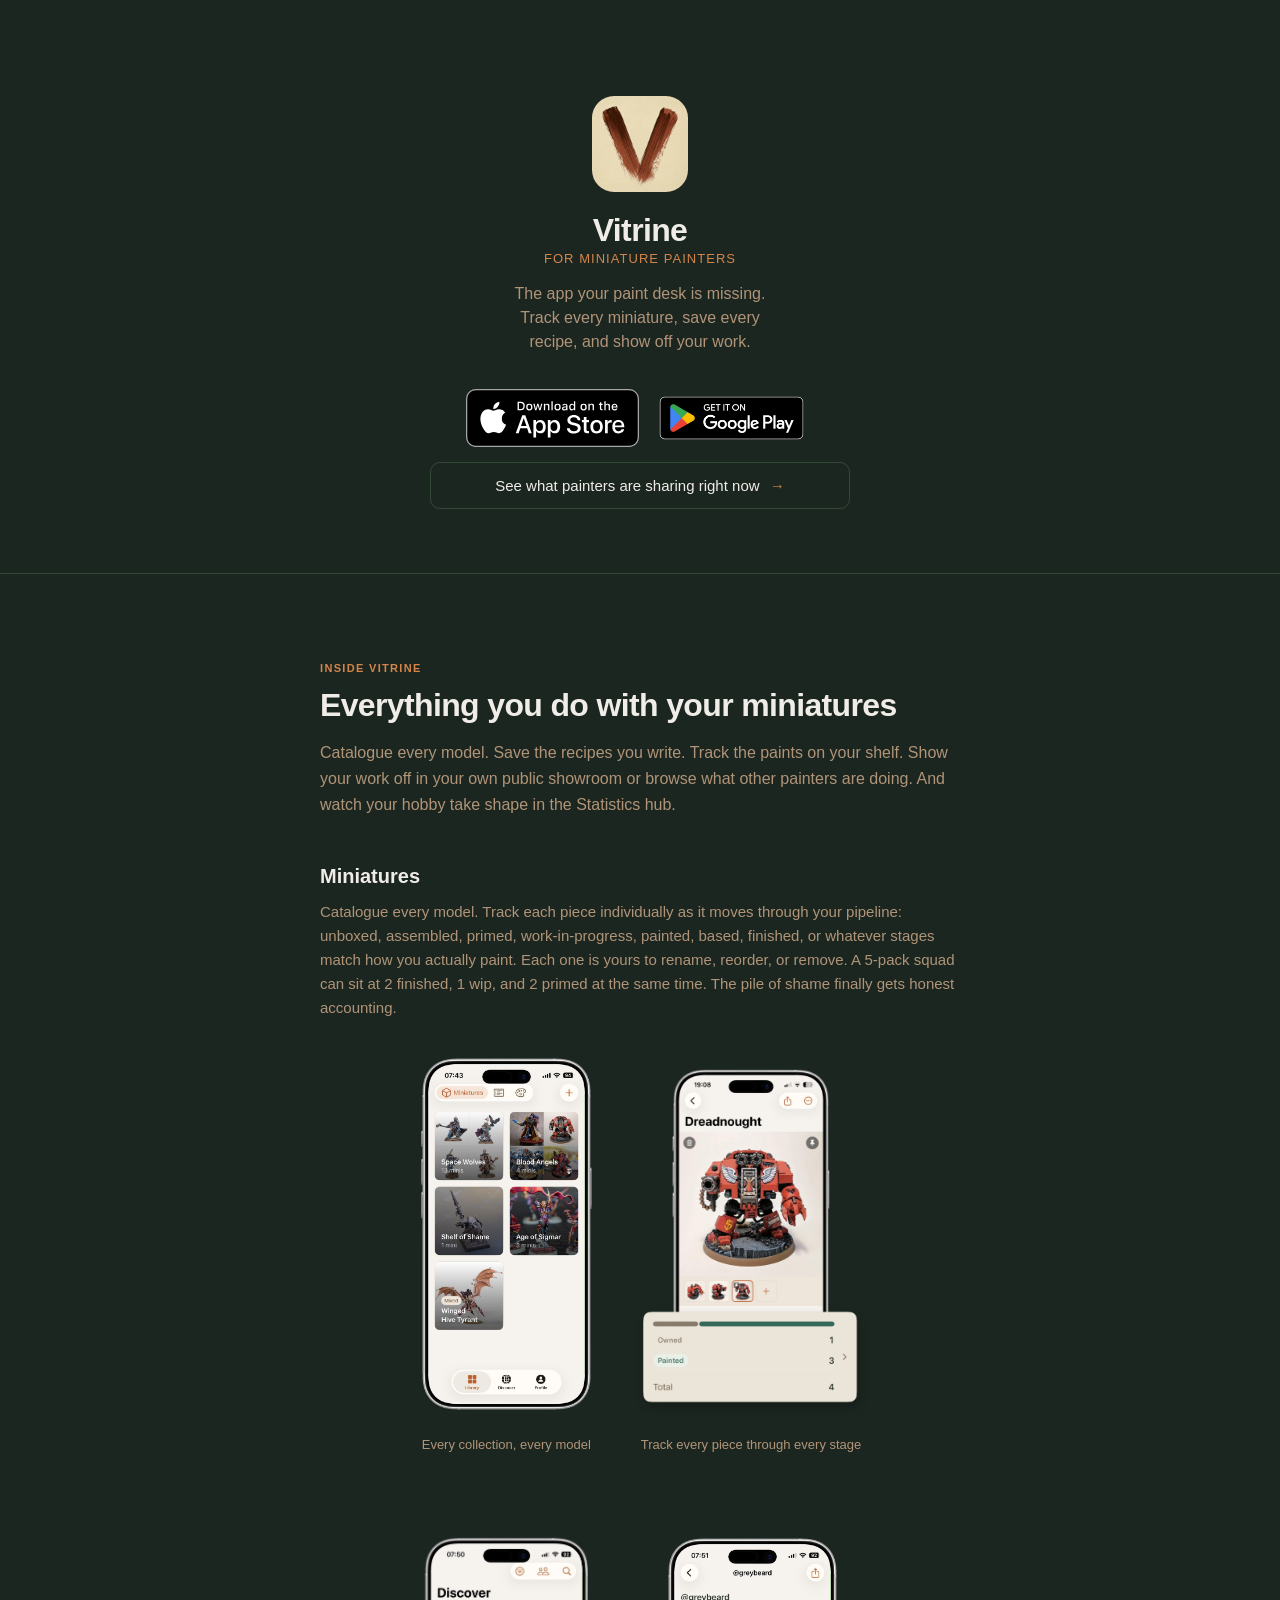
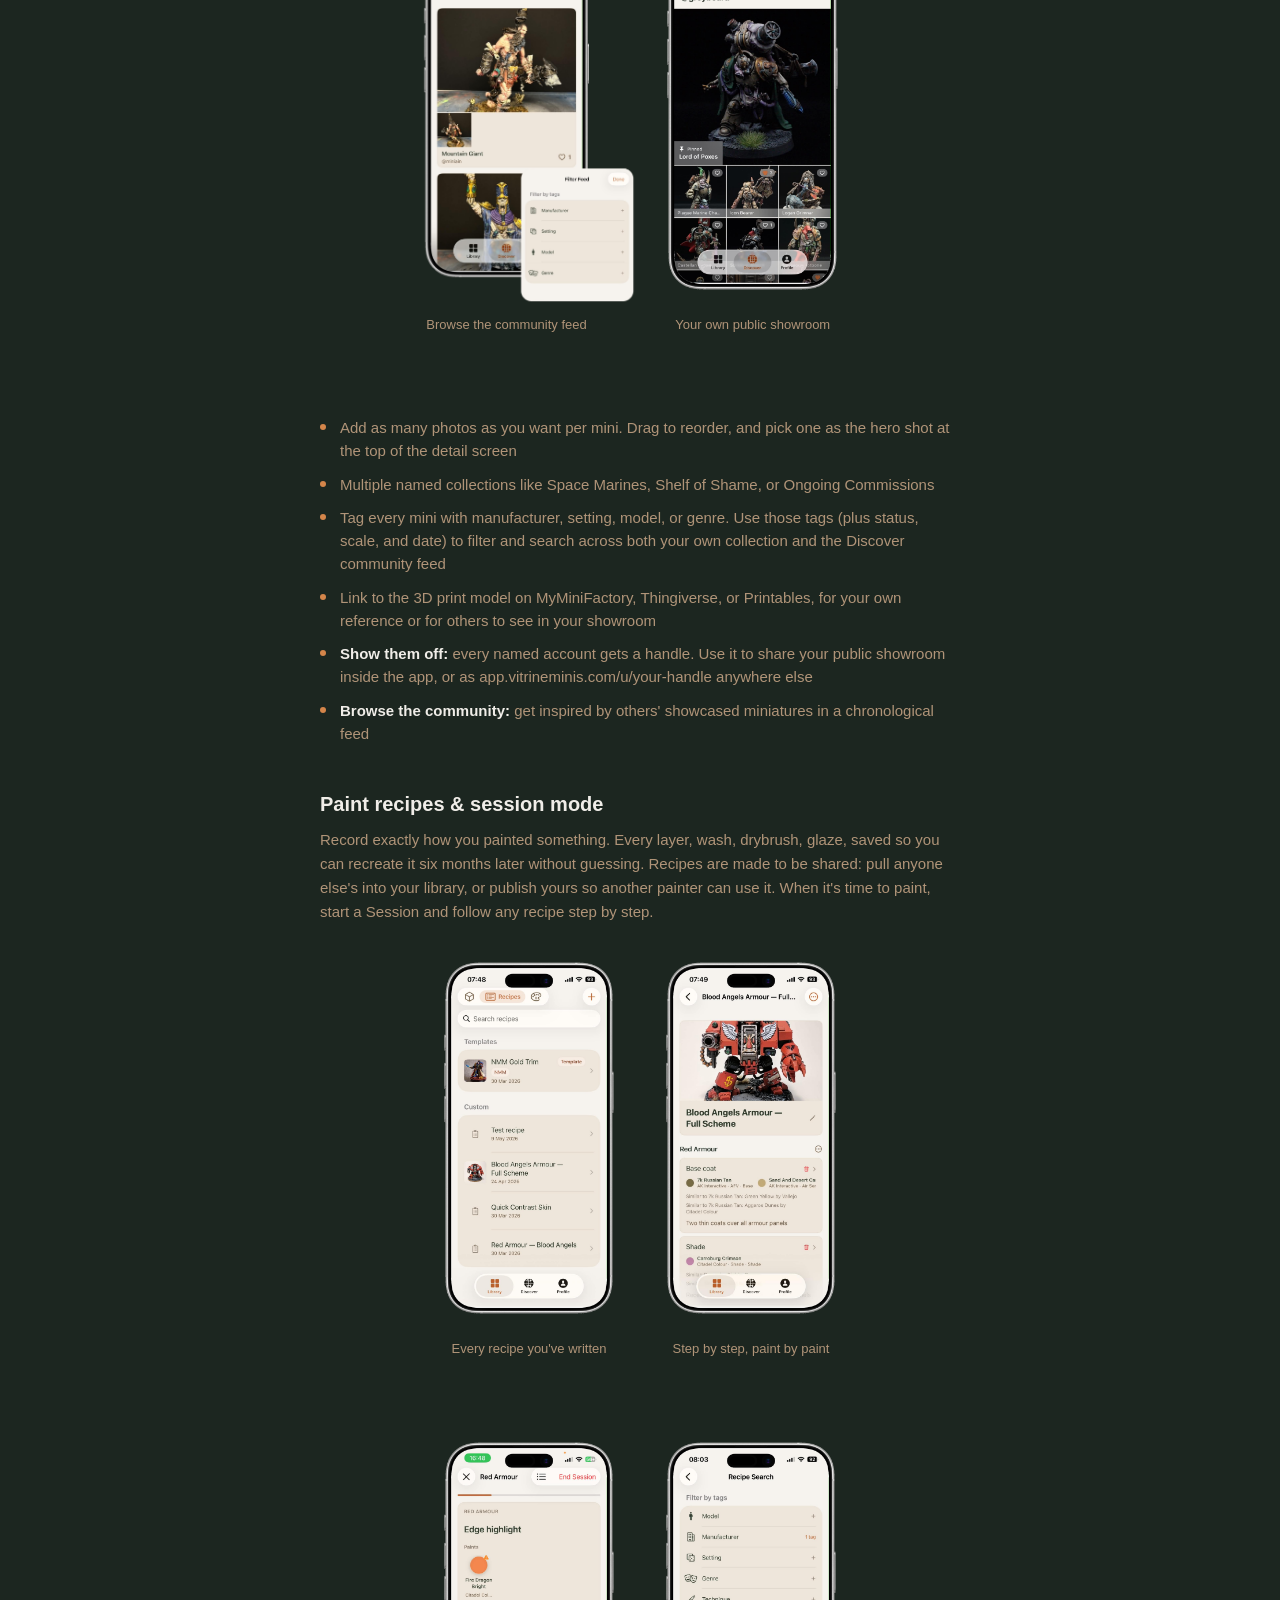
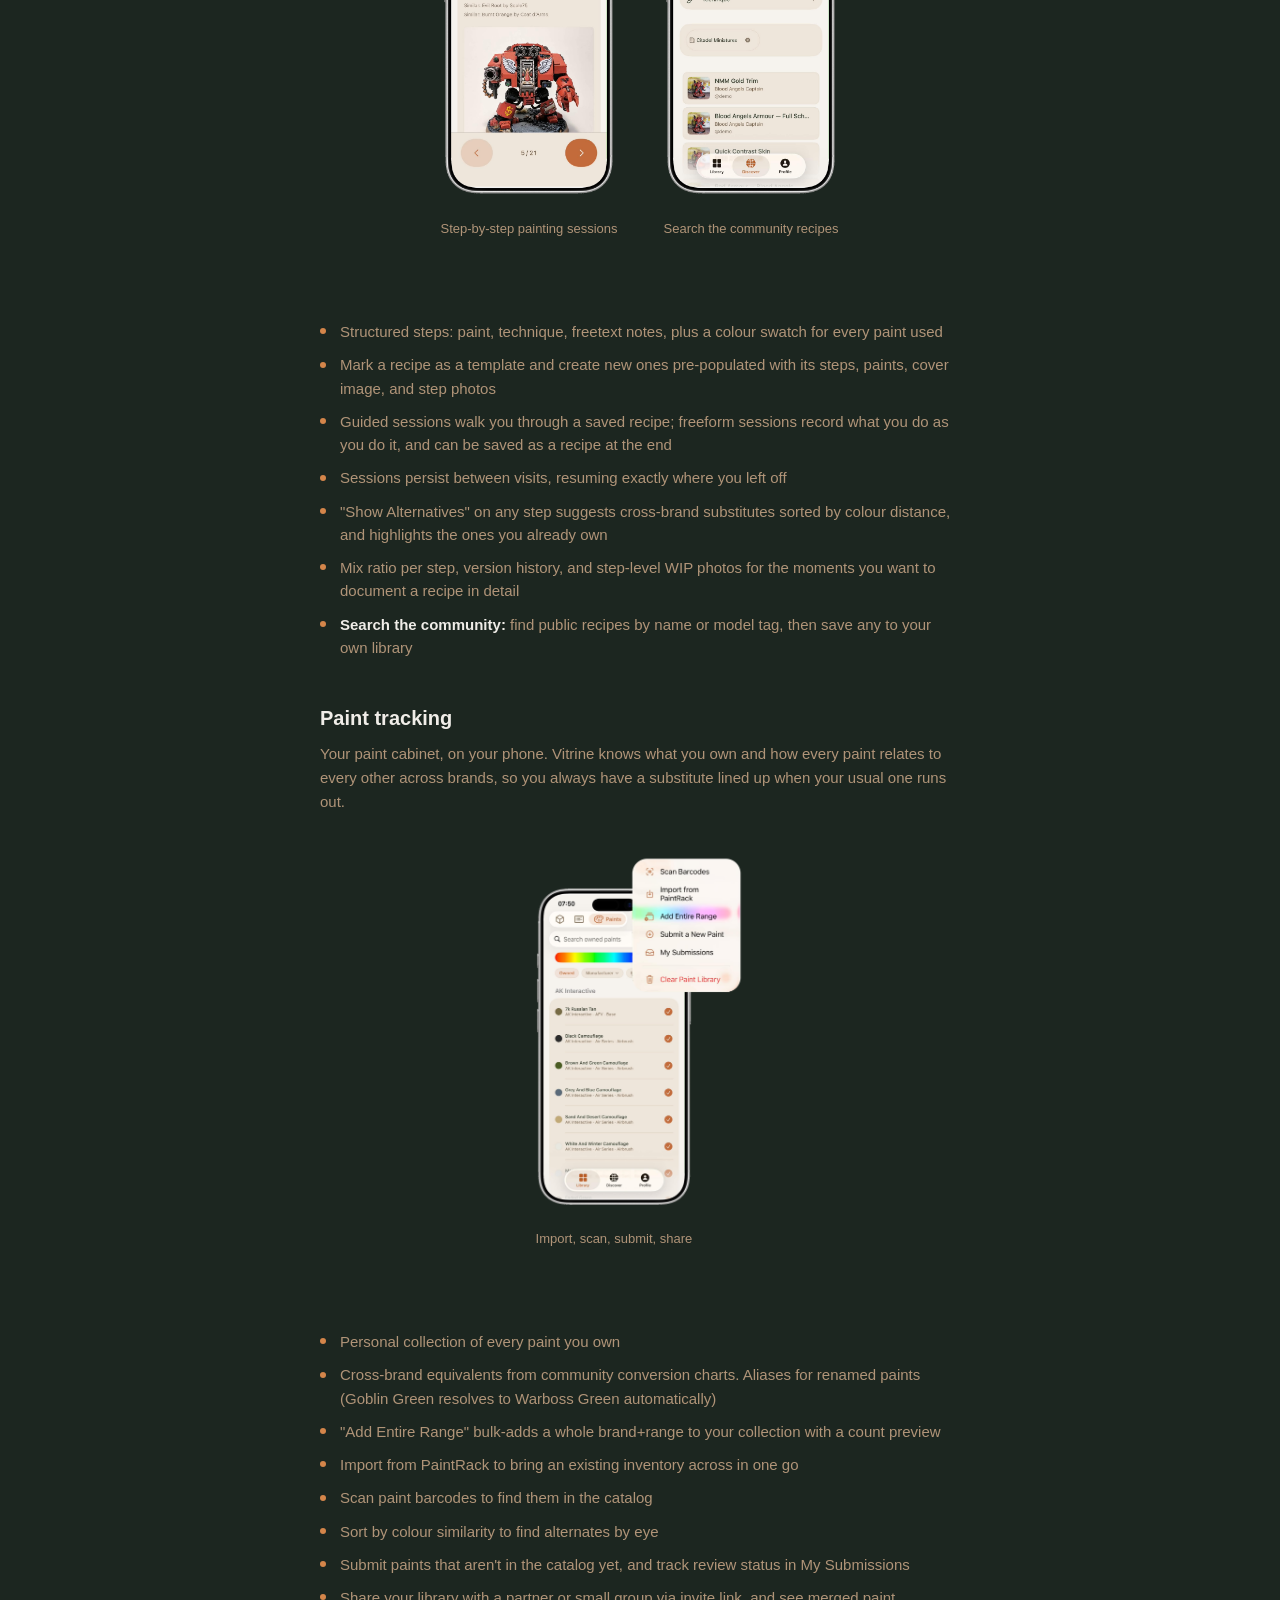
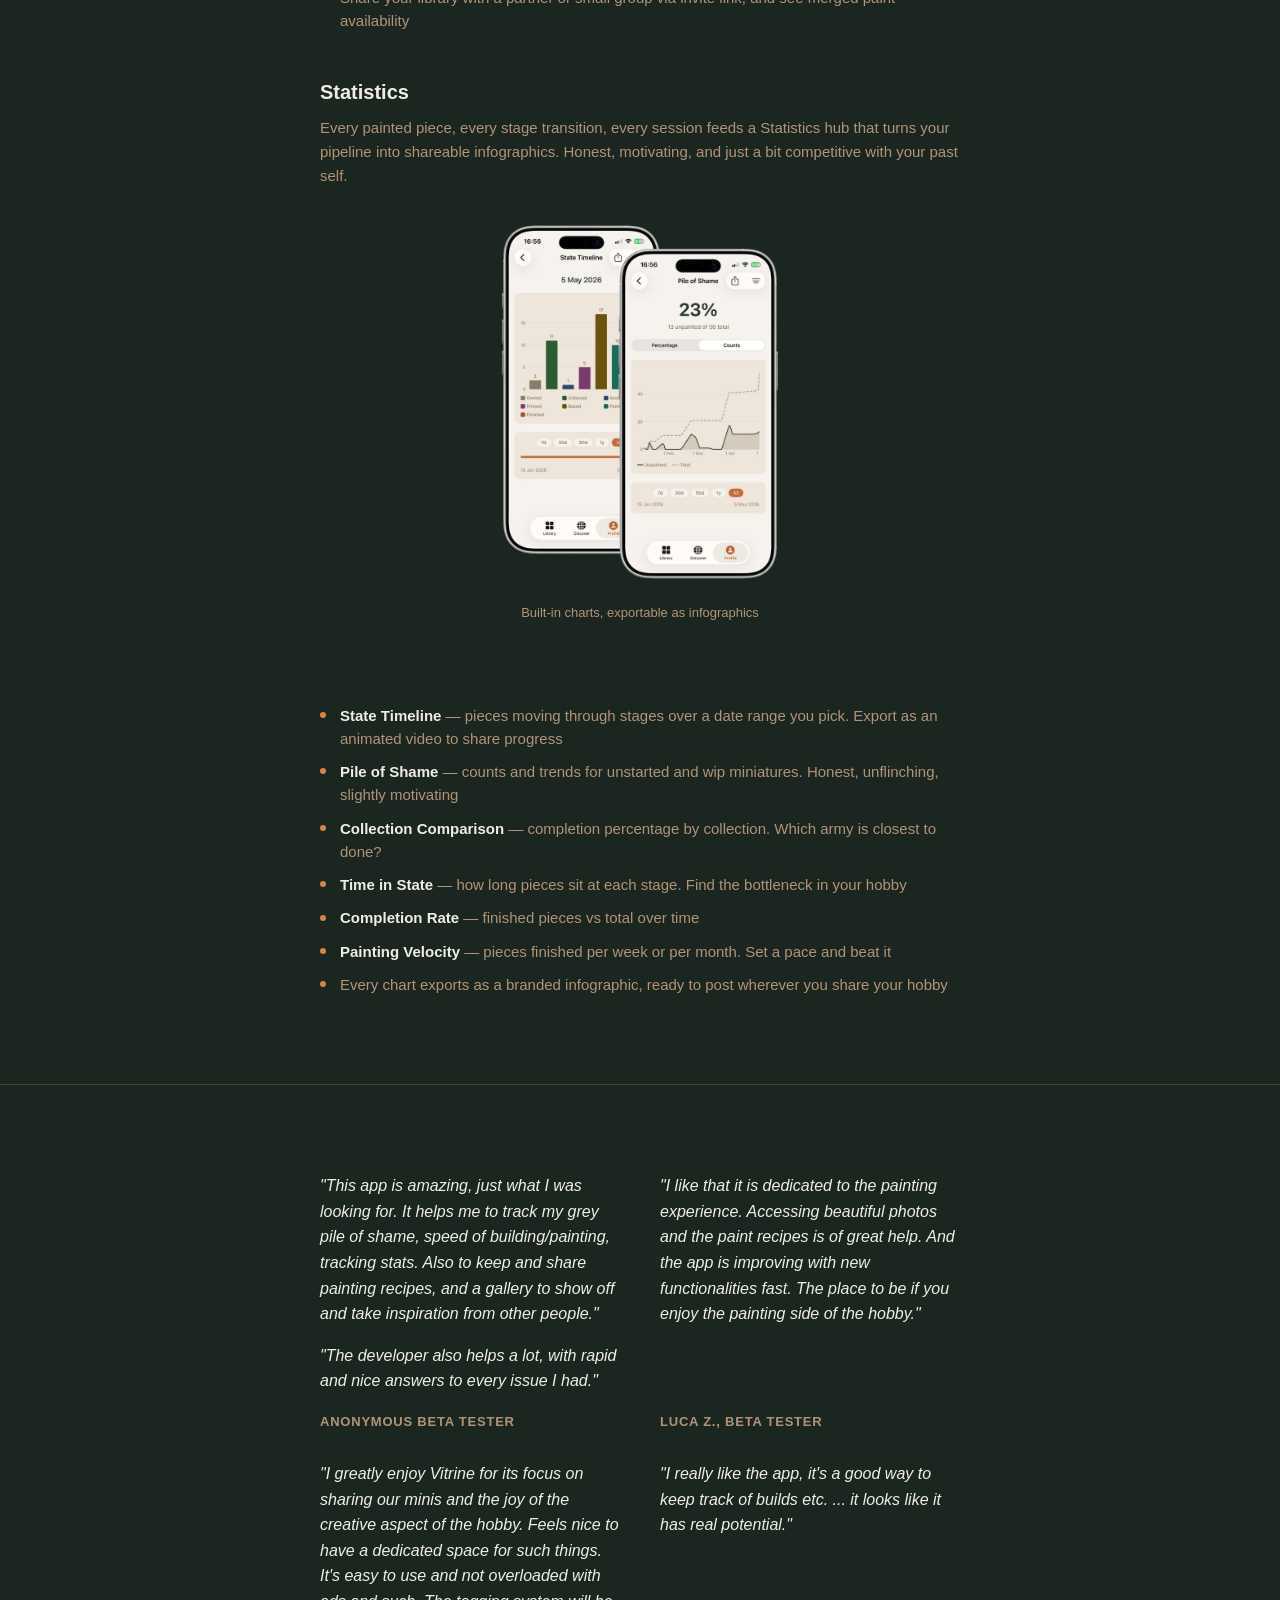
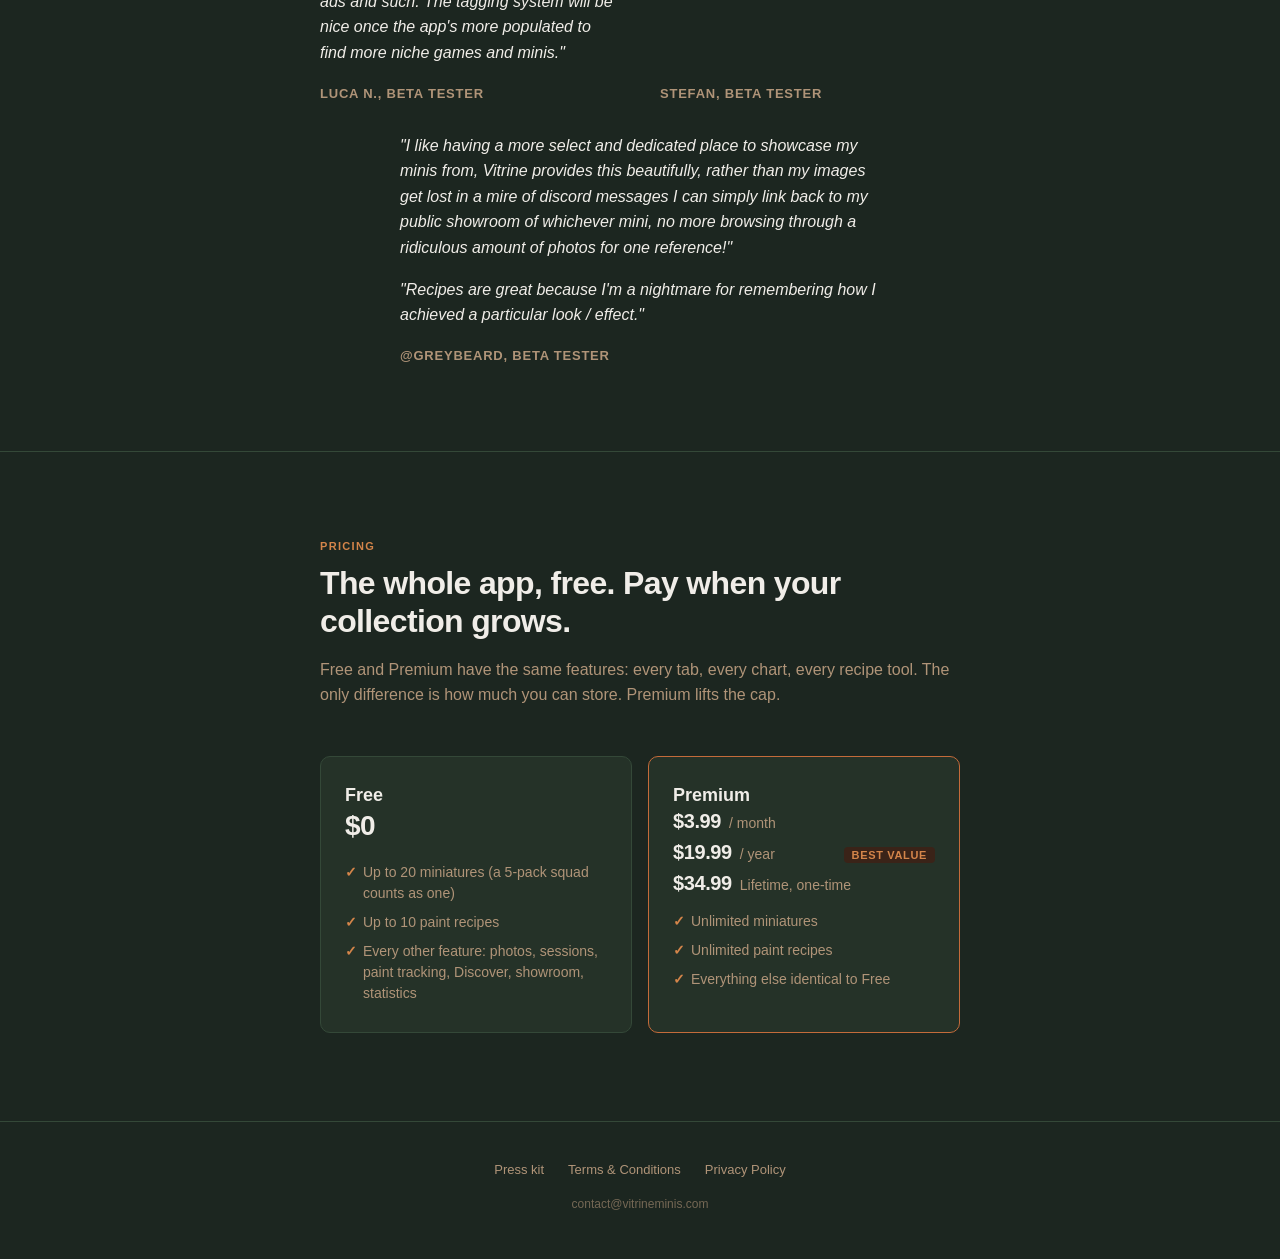
<file: index.html>
<!DOCTYPE html>
<html lang="en">
<head>
  <meta charset="UTF-8">
  <meta name="viewport" content="width=device-width, initial-scale=1.0">
  <script>
    // Supabase auth callbacks (password recovery, email confirm, magic link) currently
    // land on the site root with tokens in the URL hash. Forward recovery hits to the
    // dedicated handler before the homepage renders.
    (function () {
      var hash = window.location.hash;
      if (!hash) return;
      var params = new URLSearchParams(hash.charAt(0) === "#" ? hash.slice(1) : hash);
      if (params.get("type") === "recovery") {
        window.location.replace("/reset-password/" + hash);
      }
    })();
  </script>
  <title>Vitrine</title>
  <meta property="og:title" content="Vitrine — For Miniature Painters">
  <meta property="og:description" content="The collection app your paint desk is missing. Track every miniature, save every recipe, and show off your work.">
  <meta property="og:image" content="https://vitrineminis.com/og-image.png">
  <meta property="og:url" content="https://vitrineminis.com">
  <meta property="og:type" content="website">
  <meta name="twitter:card" content="summary_large_image">
  <meta name="twitter:title" content="Vitrine — For Miniature Painters">
  <meta name="twitter:description" content="The collection app your paint desk is missing. Track every miniature, save every recipe, and show off your work.">
  <meta name="twitter:image" content="https://vitrineminis.com/og-image.png">
  <meta name="description" content="The collection app your paint desk is missing. Track every miniature, save every recipe, and show off your work.">
  <link rel="stylesheet" href="style.css">
  <link rel="icon" type="image/png" href="favicon.png">
</head>
<body>
  <main>
    <section class="hero">
      <div class="container">
        <img src="icon.png" alt="Vitrine app icon" class="app-icon" width="96" height="96">
        <h1>Vitrine</h1>
        <p class="tagline">For miniature painters</p>
        <p class="subtitle">The app your paint desk is missing. Track every miniature, save every recipe, and show off your work.</p>

        <div class="app-stores">
          <a href="https://apps.apple.com/app/id6761633925" class="store-badge" target="_blank" rel="noopener" aria-label="Download Vitrine on the App Store">
            <img src="badge-app-store.svg" alt="Download on the App Store" width="174" height="58">
          </a>
          <a href="https://play.google.com/store/apps/details?id=com.joforsell.vitrine" class="store-badge store-badge-play" target="_blank" rel="noopener" aria-label="Get Vitrine on Google Play">
            <img src="badge-google-play.png" alt="Get it on Google Play" width="166" height="64">
          </a>
        </div>

        <a href="https://app.vitrineminis.com" target="_blank" rel="noopener" class="hero-secondary-cta">
          See what painters are sharing right now
          <span class="arrow" aria-hidden="true">→</span>
        </a>
      </div>
    </section>

    <section class="section section-stats hidden" id="stats-section" aria-live="polite">
      <div class="container container-wide">
        <p class="section-eyebrow">Live now</p>
        <ul class="stats-grid">
          <li class="stat">
            <span class="stat-number" data-stat="units">—</span>
            <span class="stat-label">units painted across <span data-stat="models">—</span> models</span>
          </li>
          <li class="stat">
            <span class="stat-number" data-stat="recipes">—</span>
            <span class="stat-label">paint recipes saved</span>
          </li>
          <li class="stat">
            <span class="stat-number" data-stat="paints">—</span>
            <span class="stat-label">paints in personal libraries</span>
          </li>
        </ul>
      </div>
    </section>

    <section class="section section-library">
      <div class="container container-wide">
        <p class="section-eyebrow">Inside Vitrine</p>
        <h2 class="section-title">Everything you do with your miniatures</h2>
        <p class="section-lede">Catalogue every model. Save the recipes you write. Track the paints on your shelf. Show your work off in your own public showroom or browse what other painters are doing. And watch your hobby take shape in the Statistics hub.</p>

        <article class="feature-block">
          <h3>Miniatures</h3>
          <p>Catalogue every model. Track each piece individually as it moves through your pipeline: unboxed, assembled, primed, work-in-progress, painted, based, finished, or whatever stages match how you actually paint. Each one is yours to rename, reorder, or remove. A 5-pack squad can sit at 2 finished, 1 wip, and 2 primed at the same time. The pile of shame finally gets honest accounting.</p>
          <div class="feature-screens">
            <figure>
              <img src="marketing/finished/miniatures.png" alt="Main miniatures library view">
              <figcaption>Every collection, every model</figcaption>
            </figure>
            <figure>
              <img src="marketing/finished/pieces.png" alt="Miniature detail view with the pieces section exploded outside the bezel, showing per-stage state management">
              <figcaption>Track every piece through every stage</figcaption>
            </figure>
            <figure style="--phone-x: 39.5%">
              <img src="marketing/finished/discover-feed.png" alt="Discover feed showing community miniatures">
              <figcaption>Browse the community feed</figcaption>
            </figure>
            <figure>
              <img src="marketing/finished/showroom.png" alt="Public showroom view with the filter sheet open">
              <figcaption>Your own public showroom</figcaption>
            </figure>
          </div>
          <ul class="feature-list">
            <li>Add as many photos as you want per mini. Drag to reorder, and pick one as the hero shot at the top of the detail screen</li>
            <li>Multiple named collections like Space Marines, Shelf of Shame, or Ongoing Commissions</li>
            <li>Tag every mini with manufacturer, setting, model, or genre. Use those tags (plus status, scale, and date) to filter and search across both your own collection and the Discover community feed</li>
            <li>Link to the 3D print model on MyMiniFactory, Thingiverse, or Printables, for your own reference or for others to see in your showroom</li>
            <li><strong>Show them off:</strong> every named account gets a handle. Use it to share your public showroom inside the app, or as app.vitrineminis.com/u/your-handle anywhere else</li>
            <li><strong>Browse the community:</strong> get inspired by others' showcased miniatures in a chronological feed</li>
          </ul>
        </article>

        <article class="feature-block">
          <h3>Paint recipes & session mode</h3>
          <p>Record exactly how you painted something. Every layer, wash, drybrush, glaze, saved so you can recreate it six months later without guessing. Recipes are made to be shared: pull anyone else's into your library, or publish yours so another painter can use it. When it's time to paint, start a Session and follow any recipe step by step.</p>
          <div class="feature-screens">
            <figure>
              <img src="marketing/finished/recipe-overview.png" alt="Main recipes library view">
              <figcaption>Every recipe you've written</figcaption>
            </figure>
            <figure>
              <img src="marketing/finished/recipe-details.png" alt="Recipe detail view">
              <figcaption>Step by step, paint by paint</figcaption>
            </figure>
            <figure>
              <img src="marketing/finished/session.png" alt="Painting session step view">
              <figcaption>Step-by-step painting sessions</figcaption>
            </figure>
            <figure>
              <img src="marketing/finished/recipe-search.png" alt="Recipe search view in the Discover tab">
              <figcaption>Search the community recipes</figcaption>
            </figure>
          </div>
          <ul class="feature-list">
            <li>Structured steps: paint, technique, freetext notes, plus a colour swatch for every paint used</li>
            <li>Mark a recipe as a template and create new ones pre-populated with its steps, paints, cover image, and step photos</li>
            <li>Guided sessions walk you through a saved recipe; freeform sessions record what you do as you do it, and can be saved as a recipe at the end</li>
            <li>Sessions persist between visits, resuming exactly where you left off</li>
            <li>"Show Alternatives" on any step suggests cross-brand substitutes sorted by colour distance, and highlights the ones you already own</li>
            <li>Mix ratio per step, version history, and step-level WIP photos for the moments you want to document a recipe in detail</li>
            <li><strong>Search the community:</strong> find public recipes by name or model tag, then save any to your own library</li>
          </ul>
        </article>

        <article class="feature-block">
          <h3>Paint tracking</h3>
          <p>Your paint cabinet, on your phone. Vitrine knows what you own and how every paint relates to every other across brands, so you always have a substitute lined up when your usual one runs out.</p>
          <div class="feature-screens">
            <figure style="--phone-x: 37.6%">
              <img src="marketing/finished/paints.png" alt="Main paint library view with import options exploded outside the bezel">
              <figcaption>Import, scan, submit, share</figcaption>
            </figure>
          </div>
          <ul class="feature-list">
            <li>Personal collection of every paint you own</li>
            <li>Cross-brand equivalents from community conversion charts. Aliases for renamed paints (Goblin Green resolves to Warboss Green automatically)</li>
            <li>"Add Entire Range" bulk-adds a whole brand+range to your collection with a count preview</li>
            <li>Import from PaintRack to bring an existing inventory across in one go</li>
            <li>Scan paint barcodes to find them in the catalog</li>
            <li>Sort by colour similarity to find alternates by eye</li>
            <li>Submit paints that aren't in the catalog yet, and track review status in My Submissions</li>
            <li>Share your library with a partner or small group via invite link, and see merged paint availability</li>
          </ul>
        </article>

        <article class="feature-block">
          <h3>Statistics</h3>
          <p>Every painted piece, every stage transition, every session feeds a Statistics hub that turns your pipeline into shareable infographics. Honest, motivating, and just a bit competitive with your past self.</p>
          <div class="feature-screens">
            <figure>
              <img src="marketing/finished/statistics-joined.png" alt="State Timeline and Pile of Shame charts side by side">
              <figcaption>Built-in charts, exportable as infographics</figcaption>
            </figure>
          </div>
          <ul class="feature-list">
            <li><strong>State Timeline</strong> — pieces moving through stages over a date range you pick. Export as an animated video to share progress</li>
            <li><strong>Pile of Shame</strong> — counts and trends for unstarted and wip miniatures. Honest, unflinching, slightly motivating</li>
            <li><strong>Collection Comparison</strong> — completion percentage by collection. Which army is closest to done?</li>
            <li><strong>Time in State</strong> — how long pieces sit at each stage. Find the bottleneck in your hobby</li>
            <li><strong>Completion Rate</strong> — finished pieces vs total over time</li>
            <li><strong>Painting Velocity</strong> — pieces finished per week or per month. Set a pace and beat it</li>
            <li>Every chart exports as a branded infographic, ready to post wherever you share your hobby</li>
          </ul>
        </article>
      </div>
    </section>

    <section class="section section-testimonial">
      <div class="container container-wide">
        <div class="testimonial-grid">
          <blockquote class="testimonial">
            <p>"This app is amazing, just what I was looking for. It helps me to track my grey pile of shame, speed of building/painting, tracking stats. Also to keep and share painting recipes, and a gallery to show off and take inspiration from other people."</p>
            <p>"The developer also helps a lot, with rapid and nice answers to every issue I had."</p>
            <footer class="testimonial-attribution">Anonymous beta tester</footer>
          </blockquote>
          <blockquote class="testimonial">
            <p>"I like that it is dedicated to the painting experience. Accessing beautiful photos and the paint recipes is of great help. And the app is improving with new functionalities fast. The place to be if you enjoy the painting side of the hobby."</p>
            <footer class="testimonial-attribution">Luca Z., beta tester</footer>
          </blockquote>
          <blockquote class="testimonial">
            <p>"I greatly enjoy Vitrine for its focus on sharing our minis and the joy of the creative aspect of the hobby. Feels nice to have a dedicated space for such things. It's easy to use and not overloaded with ads and such. The tagging system will be nice once the app's more populated to find more niche games and minis."</p>
            <footer class="testimonial-attribution">Luca N., beta tester</footer>
          </blockquote>
          <blockquote class="testimonial">
            <p>"I really like the app, it's a good way to keep track of builds etc. ... it looks like it has real potential."</p>
            <footer class="testimonial-attribution">Stefan, beta tester</footer>
          </blockquote>
          <blockquote class="testimonial">
            <p>"I like having a more select and dedicated place to showcase my minis from, Vitrine provides this beautifully, rather than my images get lost in a mire of discord messages I can simply link back to my public showroom of whichever mini, no more browsing through a ridiculous amount of photos for one reference!"</p>
            <p>"Recipes are great because I'm a nightmare for remembering how I achieved a particular look / effect."</p>
            <footer class="testimonial-attribution">@greybeard, beta tester</footer>
          </blockquote>
        </div>
      </div>
    </section>

    <section class="section section-pricing">
      <div class="container container-wide">
        <p class="section-eyebrow">Pricing</p>
        <h2 class="section-title">The whole app, free. Pay when your collection grows.</h2>
        <p class="section-lede">Free and Premium have the same features: every tab, every chart, every recipe tool. The only difference is how much you can store. Premium lifts the cap.</p>

        <div class="pricing-grid">
          <article class="pricing-card">
            <h3>Free</h3>
            <p class="pricing-price">$0</p>
            <ul>
              <li>Up to 20 miniatures (a 5-pack squad counts as one)</li>
              <li>Up to 10 paint recipes</li>
              <li>Every other feature: photos, sessions, paint tracking, Discover, showroom, statistics</li>
            </ul>
          </article>
          <article class="pricing-card pricing-card-pro">
            <h3>Premium</h3>
            <ul class="pricing-tiers">
              <li><span class="tier-price">$3.99</span><span class="tier-period">/ month</span></li>
              <li><span class="tier-price">$19.99</span><span class="tier-period">/ year</span><span class="tier-tag">Best value</span></li>
              <li><span class="tier-price">$34.99</span><span class="tier-period">Lifetime, one-time</span></li>
            </ul>
            <ul>
              <li>Unlimited miniatures</li>
              <li>Unlimited paint recipes</li>
              <li>Everything else identical to Free</li>
            </ul>
          </article>
        </div>
      </div>
    </section>

  </main>

  <footer class="site-footer">
    <div class="container">
      <div class="footer-links">
        <a href="/press/">Press kit</a>
        <a href="/terms/">Terms & Conditions</a>
        <a href="/privacy/">Privacy Policy</a>
      </div>
      <p class="footer-contact"><a href="mailto:contact@vitrineminis.com">contact@vitrineminis.com</a></p>
    </div>
  </footer>

  <script>
    (function () {
      var SUPABASE_URL = "https://ybkxdgcahmgdjiudaxzw.supabase.co";
      var SUPABASE_ANON_KEY = "sb_publishable_S0q2EfXJd7j50m8uf8PFmw_LIqTb-o6";

      fetch(SUPABASE_URL + "/rest/v1/rpc/get_homepage_stats", {
        method: "POST",
        headers: {
          "Content-Type": "application/json",
          apikey: SUPABASE_ANON_KEY,
          Authorization: "Bearer " + SUPABASE_ANON_KEY,
        },
        body: "{}",
      })
        .then(function (r) { return r.ok ? r.json() : Promise.reject(r); })
        .then(function (rows) {
          var row = Array.isArray(rows) ? rows[0] : rows;
          if (!row) return;
          var units = Number(row.units);
          var models = Number(row.models);
          var recipes = Number(row.recipes);
          var paints = Number(row.paints);
          // PostgREST may return bigint as string. Guard against NaN and
          // against an all-zero response (likely a misconfigured RLS/grant).
          if (![units, models, recipes, paints].every(Number.isFinite)) return;
          if (units + recipes + paints === 0) return;

          var fmt = new Intl.NumberFormat("en-US");
          var values = { units: units, models: models, recipes: recipes, paints: paints };
          document.querySelectorAll("[data-stat]").forEach(function (el) {
            var key = el.dataset.stat;
            if (key in values) el.textContent = fmt.format(values[key]);
          });
          document.getElementById("stats-section").classList.remove("hidden");
        })
        .catch(function () { /* leave the section hidden on any failure */ });
    })();
  </script>
</body>
</html>
</file>
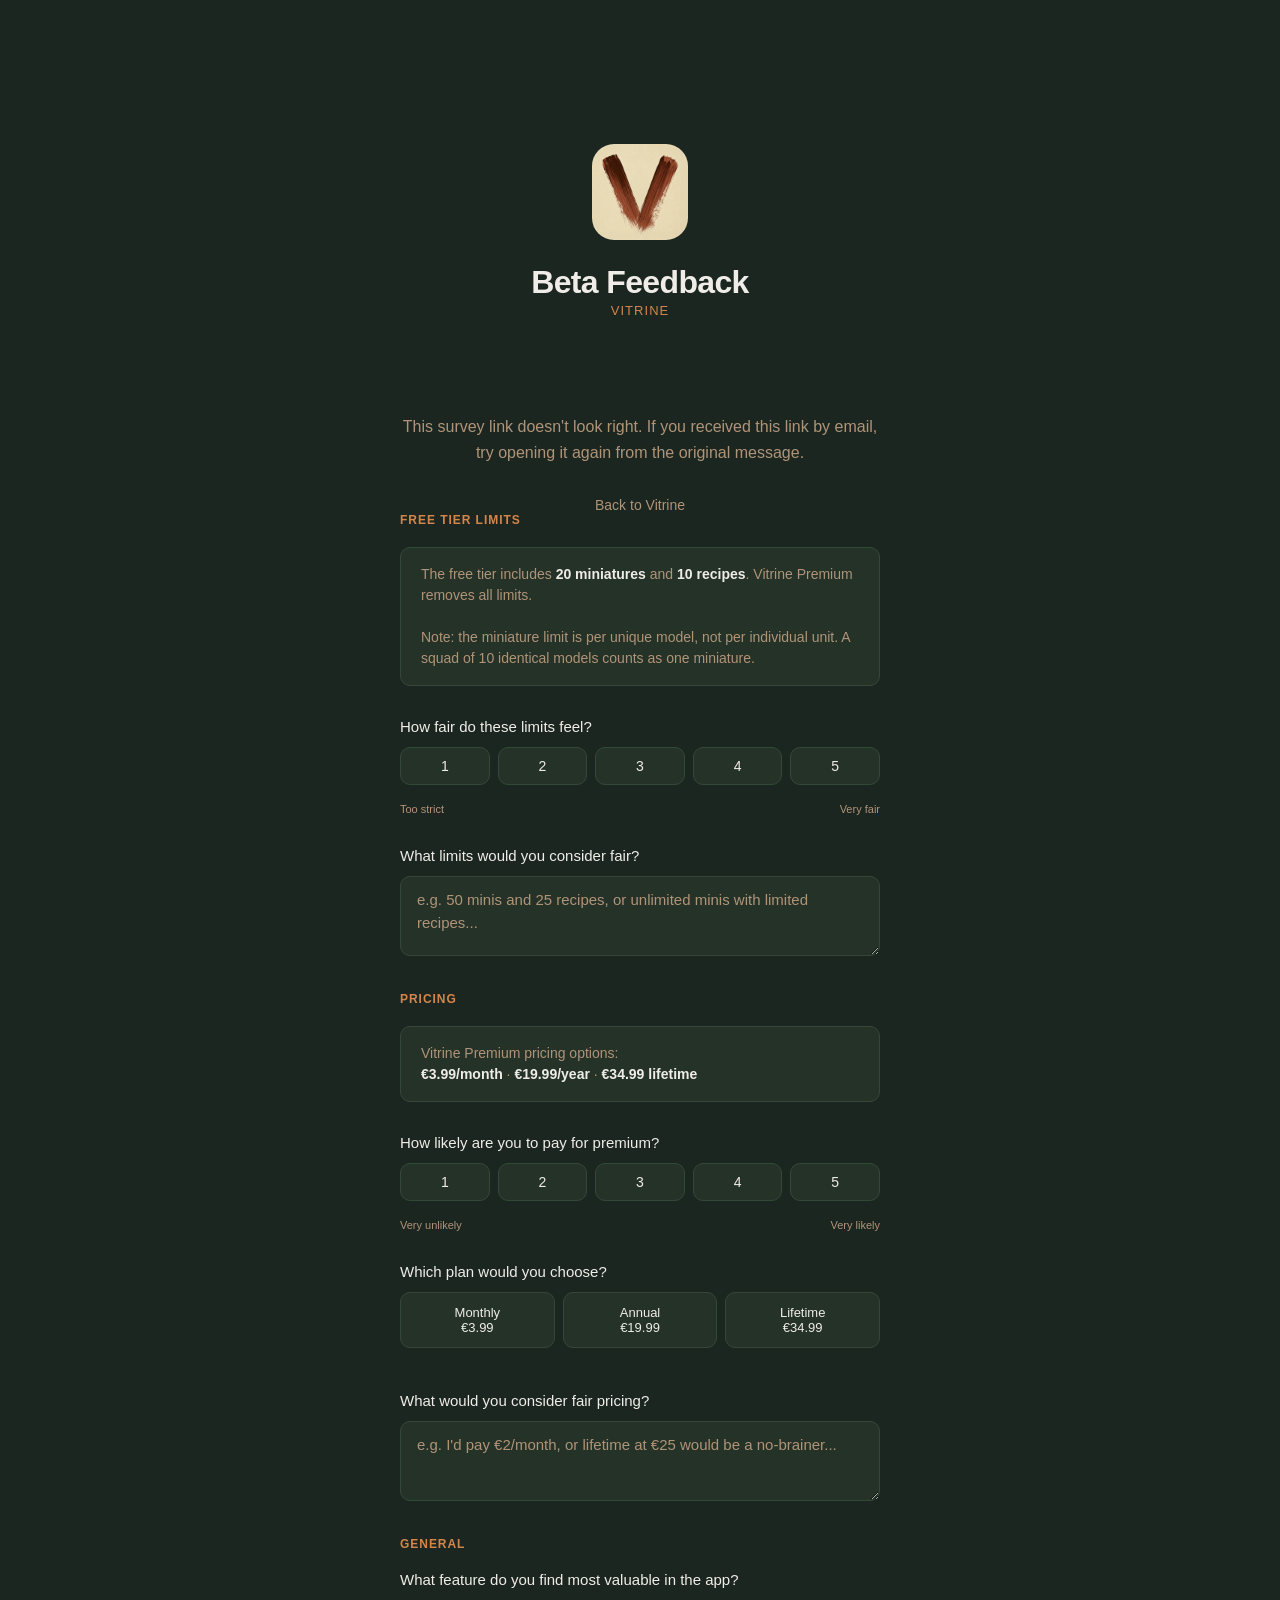
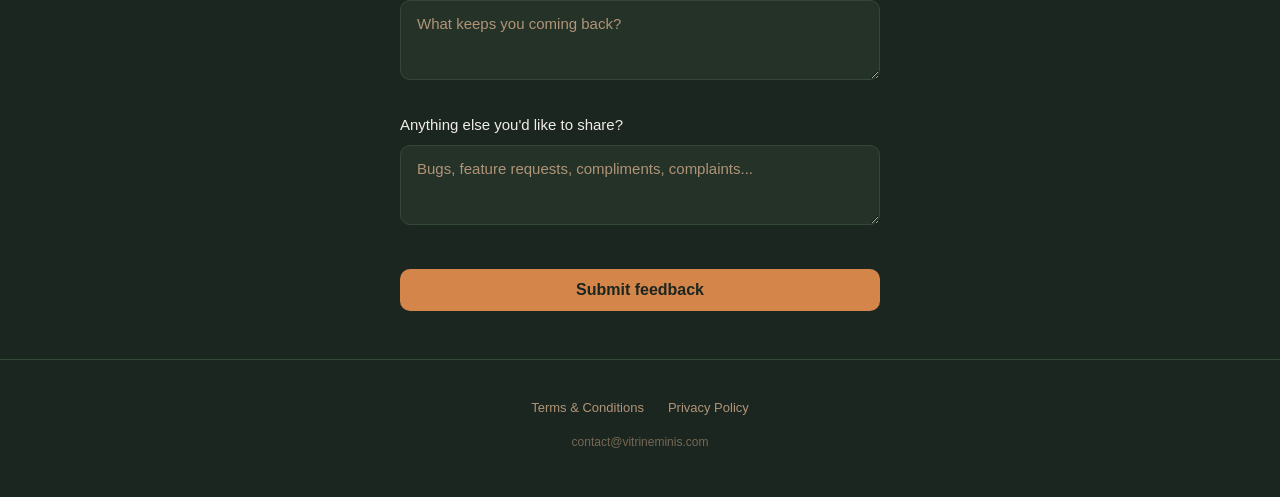
<file: beta-survey/index.html>
<!DOCTYPE html>
<html lang="en">
<head>
  <meta charset="UTF-8">
  <meta name="viewport" content="width=device-width, initial-scale=1.0">
  <title>Beta Feedback — Vitrine</title>
  <meta name="robots" content="noindex">
  <link rel="stylesheet" href="../style.css">
  <link rel="icon" type="image/png" href="../favicon.png">
  <style>
    main {
      align-items: flex-start;
      padding-top: 3rem;
      padding-bottom: 3rem;
    }

    .container {
      max-width: 480px;
    }

    .survey-form {
      display: flex;
      flex-direction: column;
      gap: 2rem;
    }

    .section-label {
      font-size: 0.75rem;
      font-weight: 600;
      text-transform: uppercase;
      letter-spacing: 0.08em;
      color: var(--color-accent);
      margin-bottom: -0.75rem;
    }

    .info-box {
      background: var(--color-surface);
      border: 1px solid var(--color-border);
      border-radius: var(--radius);
      padding: 1rem 1.25rem;
      color: var(--color-text-muted);
      font-size: 0.875rem;
      line-height: 1.5;
    }

    .info-box strong {
      color: var(--color-text);
    }

    .question label {
      display: block;
      font-size: 0.9375rem;
      font-weight: 500;
      color: var(--color-text);
      margin-bottom: 0.75rem;
    }

    .rating-scale {
      display: flex;
      gap: 0.5rem;
    }

    .rating-option {
      flex: 1;
      cursor: pointer;
    }

    .rating-option input {
      position: absolute;
      opacity: 0;
      pointer-events: none;
    }

    .rating-option span {
      display: block;
      text-align: center;
      padding: 0.625rem 0;
      background: var(--color-surface);
      border: 1px solid var(--color-border);
      border-radius: var(--radius);
      font-size: 0.875rem;
      font-weight: 500;
      color: var(--color-text);
      transition: border-color 0.15s, background 0.15s;
    }

    .rating-option input:checked + span {
      border-color: var(--color-border-emphasis);
      background: var(--color-accent-muted);
    }

    .rating-labels {
      display: flex;
      justify-content: space-between;
      margin-top: 0.375rem;
      font-size: 0.6875rem;
      color: var(--color-text-muted);
    }

    .plan-picker {
      display: flex;
      gap: 0.5rem;
    }

    .plan-option {
      flex: 1;
      cursor: pointer;
    }

    .plan-option input {
      position: absolute;
      opacity: 0;
      pointer-events: none;
    }

    .plan-option span {
      display: block;
      text-align: center;
      padding: 0.75rem 0.5rem;
      background: var(--color-surface);
      border: 1px solid var(--color-border);
      border-radius: var(--radius);
      font-size: 0.8125rem;
      font-weight: 500;
      color: var(--color-text);
      transition: border-color 0.15s, background 0.15s;
    }

    .plan-option input:checked + span {
      border-color: var(--color-border-emphasis);
      background: var(--color-accent-muted);
    }

    textarea {
      width: 100%;
      padding: 0.75rem 1rem;
      background: var(--color-surface);
      border: 1px solid var(--color-border);
      border-radius: var(--radius);
      color: var(--color-text);
      font-size: 0.9375rem;
      font-family: inherit;
      line-height: 1.5;
      outline: none;
      resize: vertical;
      min-height: 5rem;
      transition: border-color 0.15s;
    }

    textarea:focus {
      border-color: var(--color-accent);
    }

    textarea::placeholder {
      color: var(--color-text-muted);
    }

    .survey-form button[type="submit"] {
      padding: 0.75rem;
      background: var(--color-accent);
      color: var(--color-bg);
      border: none;
      border-radius: var(--radius);
      font-size: 1rem;
      font-weight: 600;
      cursor: pointer;
      transition: background 0.15s;
      margin-top: 0.5rem;
    }

    .survey-form button[type="submit"]:hover {
      background: var(--color-accent-hover);
    }

    .survey-form button[type="submit"]:disabled {
      opacity: 0.5;
      cursor: not-allowed;
    }

    .error-page {
      text-align: center;
    }

    .error-page p {
      color: var(--color-text-muted);
      line-height: 1.6;
      margin-top: 1rem;
    }

    .thank-you {
      text-align: center;
    }

    .thank-you h2 {
      font-size: 1.25rem;
      font-weight: 700;
      margin-bottom: 0.75rem;
    }

    .thank-you p {
      color: var(--color-text-muted);
      line-height: 1.6;
      font-size: 0.9375rem;
    }

    .home-link {
      display: block;
      text-align: center;
      margin-top: 2rem;
      color: var(--color-text-muted);
      font-size: 0.875rem;
      text-decoration: none;
      transition: color 0.15s;
    }

    .home-link:hover {
      color: var(--color-accent);
    }
  </style>
</head>
<body>
  <main>
    <div class="container">
      <header class="hero">
        <img src="../icon.png" alt="Vitrine app icon" class="app-icon" width="96" height="96">
        <h1>Beta Feedback</h1>
        <p class="tagline">Vitrine</p>
      </header>

      <!-- Error state: invalid or missing waitlist ID -->
      <div id="error-state" class="error-page hidden">
        <p>This survey link doesn't look right. If you received this link by email, try opening it again from the original message.</p>
        <a href="/" class="home-link">Back to Vitrine</a>
      </div>

      <!-- Already submitted state -->
      <div id="already-submitted" class="thank-you hidden">
        <h2>You've already submitted feedback</h2>
        <p>Thanks again for helping shape Vitrine!</p>
        <a href="/" class="home-link">Back to Vitrine</a>
      </div>

      <!-- Thank you state -->
      <div id="thank-you" class="thank-you hidden">
        <h2>Thank you!</h2>
        <p>Check your email for a 3-month premium code to share with a friend!</p>
        <a href="/" class="home-link">Back to Vitrine</a>
      </div>

      <!-- Survey form -->
      <form id="survey-form" class="survey-form hidden">

        <!-- Limits section -->
        <p class="section-label">Free tier limits</p>

        <div class="info-box">
          The free tier includes <strong>20 miniatures</strong> and <strong>10 recipes</strong>. Vitrine Premium removes all limits.
          <br><br>Note: the miniature limit is per unique model, not per individual unit. A squad of 10 identical models counts as one miniature.
        </div>

        <div class="question">
          <label>How fair do these limits feel?</label>
          <div class="rating-scale">
            <label class="rating-option">
              <input type="radio" name="limits_fairness" value="1" required>
              <span>1</span>
            </label>
            <label class="rating-option">
              <input type="radio" name="limits_fairness" value="2">
              <span>2</span>
            </label>
            <label class="rating-option">
              <input type="radio" name="limits_fairness" value="3">
              <span>3</span>
            </label>
            <label class="rating-option">
              <input type="radio" name="limits_fairness" value="4">
              <span>4</span>
            </label>
            <label class="rating-option">
              <input type="radio" name="limits_fairness" value="5">
              <span>5</span>
            </label>
          </div>
          <div class="rating-labels">
            <span>Too strict</span>
            <span>Very fair</span>
          </div>
        </div>

        <div class="question">
          <label for="fair_limits">What limits would you consider fair?</label>
          <textarea id="fair_limits" name="fair_limits" placeholder="e.g. 50 minis and 25 recipes, or unlimited minis with limited recipes..."></textarea>
        </div>

        <!-- Pricing section -->
        <p class="section-label">Pricing</p>

        <div class="info-box">
          Vitrine Premium pricing options:
          <br><strong>€3.99/month</strong> · <strong>€19.99/year</strong> · <strong>€34.99 lifetime</strong>
        </div>

        <div class="question">
          <label>How likely are you to pay for premium?</label>
          <div class="rating-scale">
            <label class="rating-option">
              <input type="radio" name="pricing_likelihood" value="1" required>
              <span>1</span>
            </label>
            <label class="rating-option">
              <input type="radio" name="pricing_likelihood" value="2">
              <span>2</span>
            </label>
            <label class="rating-option">
              <input type="radio" name="pricing_likelihood" value="3">
              <span>3</span>
            </label>
            <label class="rating-option">
              <input type="radio" name="pricing_likelihood" value="4">
              <span>4</span>
            </label>
            <label class="rating-option">
              <input type="radio" name="pricing_likelihood" value="5">
              <span>5</span>
            </label>
          </div>
          <div class="rating-labels">
            <span>Very unlikely</span>
            <span>Very likely</span>
          </div>
        </div>

        <div class="question">
          <label>Which plan would you choose?</label>
          <div class="plan-picker">
            <label class="plan-option">
              <input type="radio" name="plan_choice" value="monthly" required>
              <span>Monthly<br>€3.99</span>
            </label>
            <label class="plan-option">
              <input type="radio" name="plan_choice" value="annual">
              <span>Annual<br>€19.99</span>
            </label>
            <label class="plan-option">
              <input type="radio" name="plan_choice" value="lifetime">
              <span>Lifetime<br>€34.99</span>
            </label>
          </div>
        </div>

        <div class="question">
          <label for="fair_pricing">What would you consider fair pricing?</label>
          <textarea id="fair_pricing" name="fair_pricing" placeholder="e.g. I'd pay €2/month, or lifetime at €25 would be a no-brainer..."></textarea>
        </div>

        <!-- General section -->
        <p class="section-label">General</p>

        <div class="question">
          <label for="best_feature">What feature do you find most valuable in the app?</label>
          <textarea id="best_feature" name="best_feature" placeholder="What keeps you coming back?"></textarea>
        </div>

        <div class="question">
          <label for="open_ended">Anything else you'd like to share?</label>
          <textarea id="open_ended" name="open_ended" placeholder="Bugs, feature requests, compliments, complaints..."></textarea>
        </div>

        <button type="submit">Submit feedback</button>
      </form>
    </div>
  </main>

  <footer class="site-footer">
    <div class="container">
      <div class="footer-links">
        <a href="/terms/">Terms & Conditions</a>
        <a href="/privacy/">Privacy Policy</a>
      </div>
      <p class="footer-contact"><a href="mailto:contact@vitrineminis.com">contact@vitrineminis.com</a></p>
    </div>
  </footer>

  <script src="survey.js"></script>
</body>
</html>
</file>
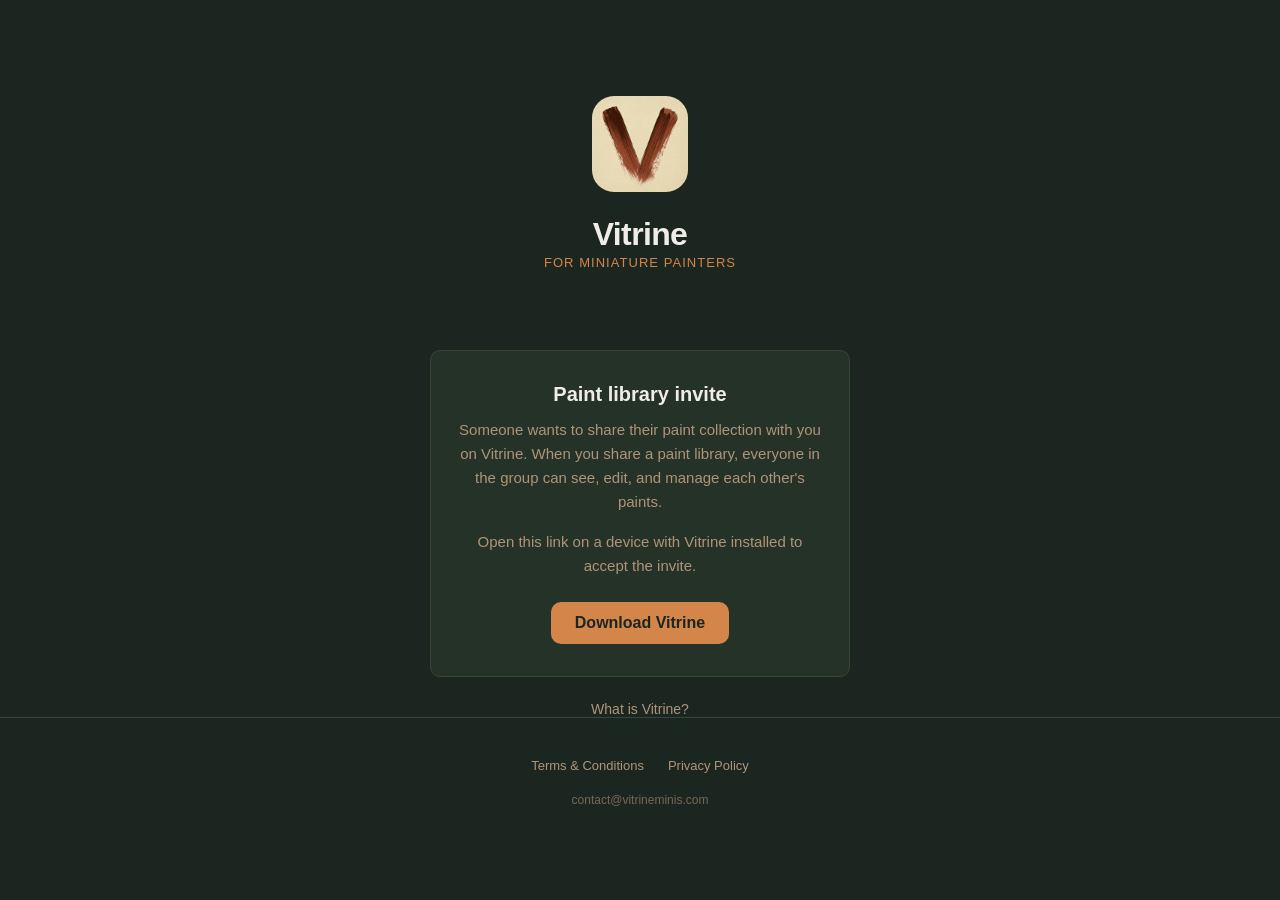
<file: paint-library-invite/index.html>
<!DOCTYPE html>
<html lang="en">
<head>
  <meta charset="UTF-8">
  <meta name="viewport" content="width=device-width, initial-scale=1.0">
  <title>Paint Library Invite — Vitrine</title>
  <meta property="og:title" content="You've been invited to share a paint library">
  <meta property="og:description" content="Someone wants to share their paint collection with you on Vitrine. Open the link in the app to accept.">
  <meta property="og:image" content="https://vitrineminis.com/paint-library-invite/og-image.png">
  <meta property="og:url" content="https://vitrineminis.com/paint-library-invite/">
  <meta property="og:type" content="website">
  <meta name="twitter:card" content="summary_large_image">
  <meta name="twitter:title" content="You've been invited to share a paint library">
  <meta name="twitter:description" content="Someone wants to share their paint collection with you on Vitrine. Open the link in the app to accept.">
  <meta name="twitter:image" content="https://vitrineminis.com/paint-library-invite/og-image.png">
  <meta name="description" content="Someone wants to share their paint collection with you on Vitrine. Open the link in the app to accept.">
  <link rel="stylesheet" href="../style.css">
  <link rel="icon" type="image/png" href="../favicon.png">
  <style>
    .invite-card {
      background: var(--color-surface);
      border: 1px solid var(--color-border);
      border-radius: var(--radius);
      padding: 2rem 1.5rem;
      text-align: center;
    }

    .invite-icon {
      font-size: 2.5rem;
      margin-bottom: 1rem;
    }

    .invite-card h2 {
      font-size: 1.25rem;
      font-weight: 700;
      margin-bottom: 0.75rem;
    }

    .invite-card p {
      color: var(--color-text-muted);
      line-height: 1.6;
      font-size: 0.9375rem;
      margin-bottom: 1rem;
    }

    .invite-card p:last-of-type {
      margin-bottom: 0;
    }

    .app-link {
      display: inline-block;
      margin-top: 1.5rem;
      padding: 0.75rem 1.5rem;
      background: var(--color-accent);
      color: var(--color-bg);
      border-radius: var(--radius);
      font-size: 1rem;
      font-weight: 600;
      text-decoration: none;
      transition: background 0.15s;
    }

    .app-link:hover {
      background: var(--color-accent-hover);
    }

    .home-link {
      display: block;
      text-align: center;
      margin-top: 1.5rem;
      color: var(--color-text-muted);
      font-size: 0.875rem;
      text-decoration: none;
      transition: color 0.15s;
    }

    .home-link:hover {
      color: var(--color-accent);
    }
  </style>
</head>
<body>
  <main>
    <div class="container">
      <header class="hero">
        <img src="../icon.png" alt="Vitrine app icon" class="app-icon" width="96" height="96">
        <h1>Vitrine</h1>
        <p class="tagline">For miniature painters</p>
      </header>

      <div class="invite-card">
        <h2>Paint library invite</h2>
        <p>Someone wants to share their paint collection with you on Vitrine. When you share a paint library, everyone in the group can see, edit, and manage each other's paints.</p>
        <p>Open this link on a device with Vitrine installed to accept the invite.</p>
        <!-- TODO: Replace with actual App Store link -->
        <a href="#" class="app-link">Download Vitrine</a>
      </div>

      <a href="/" class="home-link">What is Vitrine?</a>
    </div>
  </main>

  <footer class="site-footer">
    <div class="container">
      <div class="footer-links">
        <a href="/terms/">Terms & Conditions</a>
        <a href="/privacy/">Privacy Policy</a>
      </div>
      <p class="footer-contact"><a href="mailto:contact@vitrineminis.com">contact@vitrineminis.com</a></p>
    </div>
  </footer>
</body>
</html>
</file>
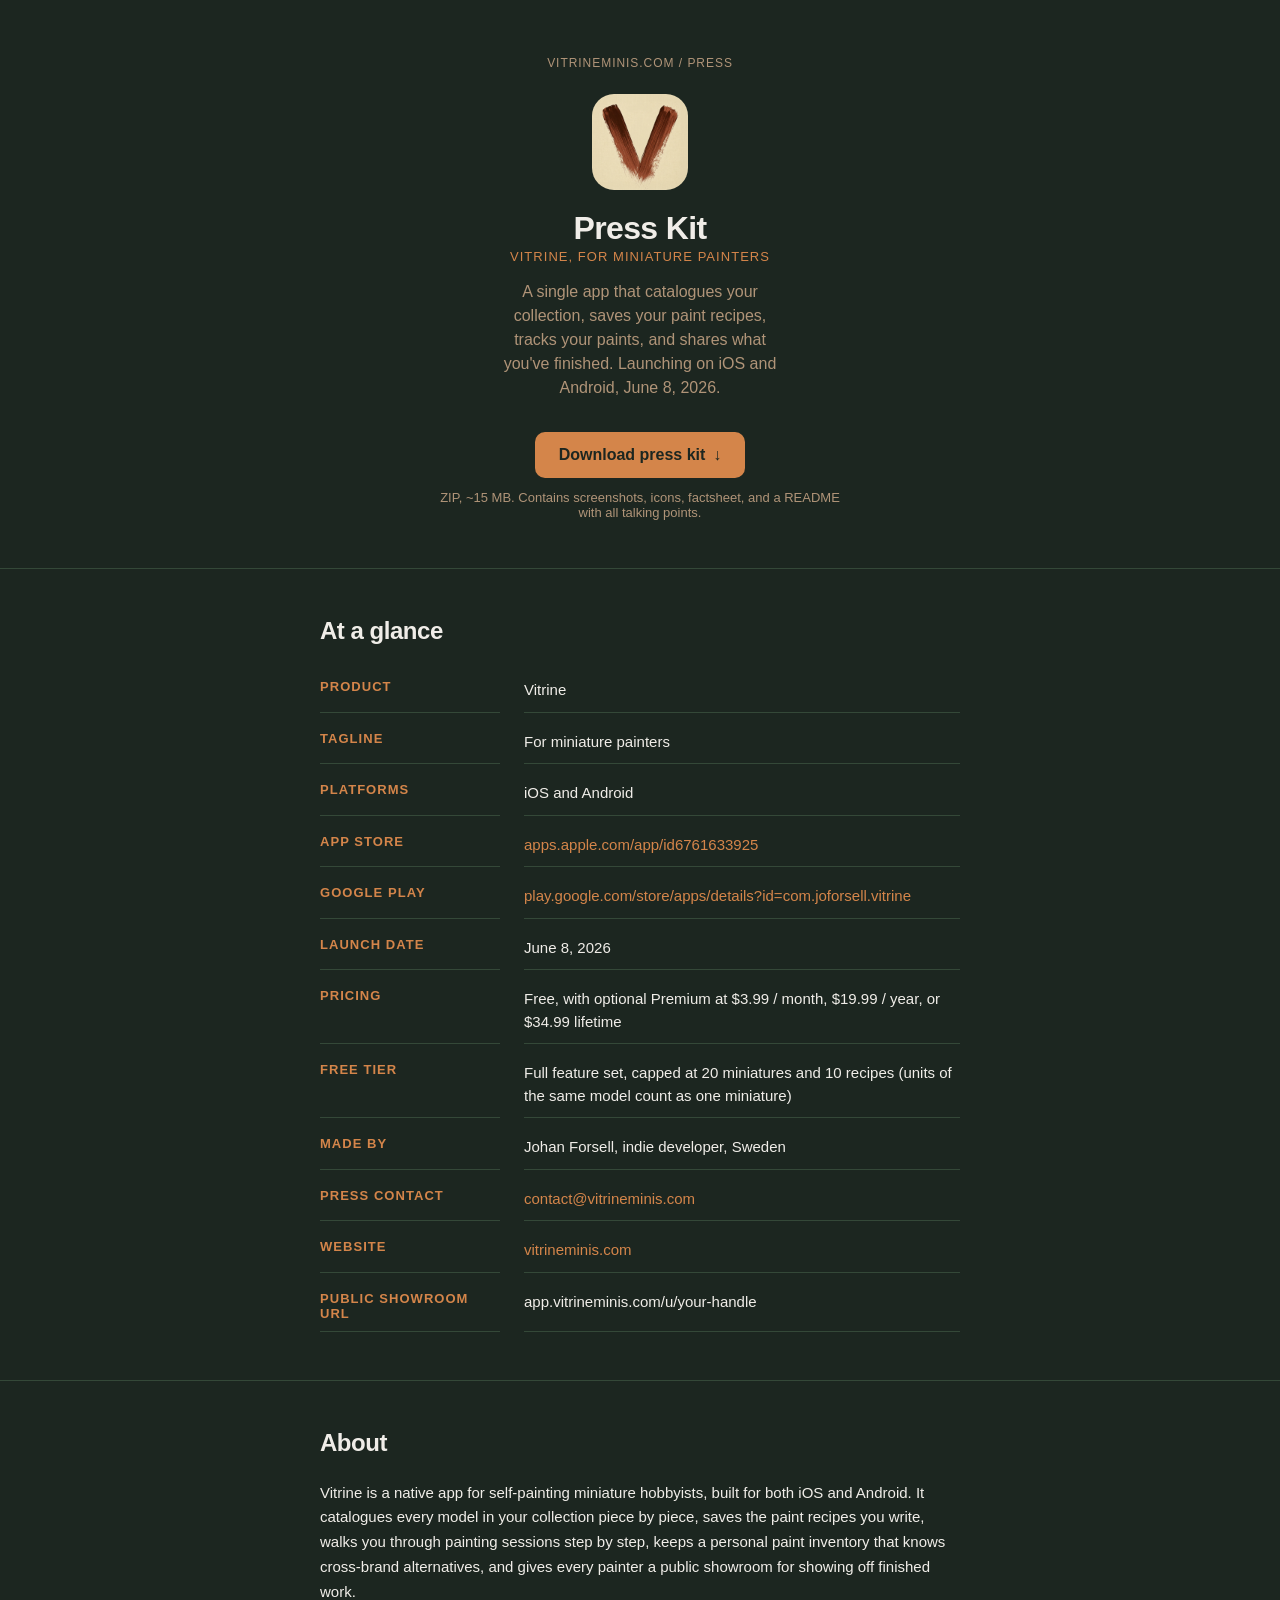
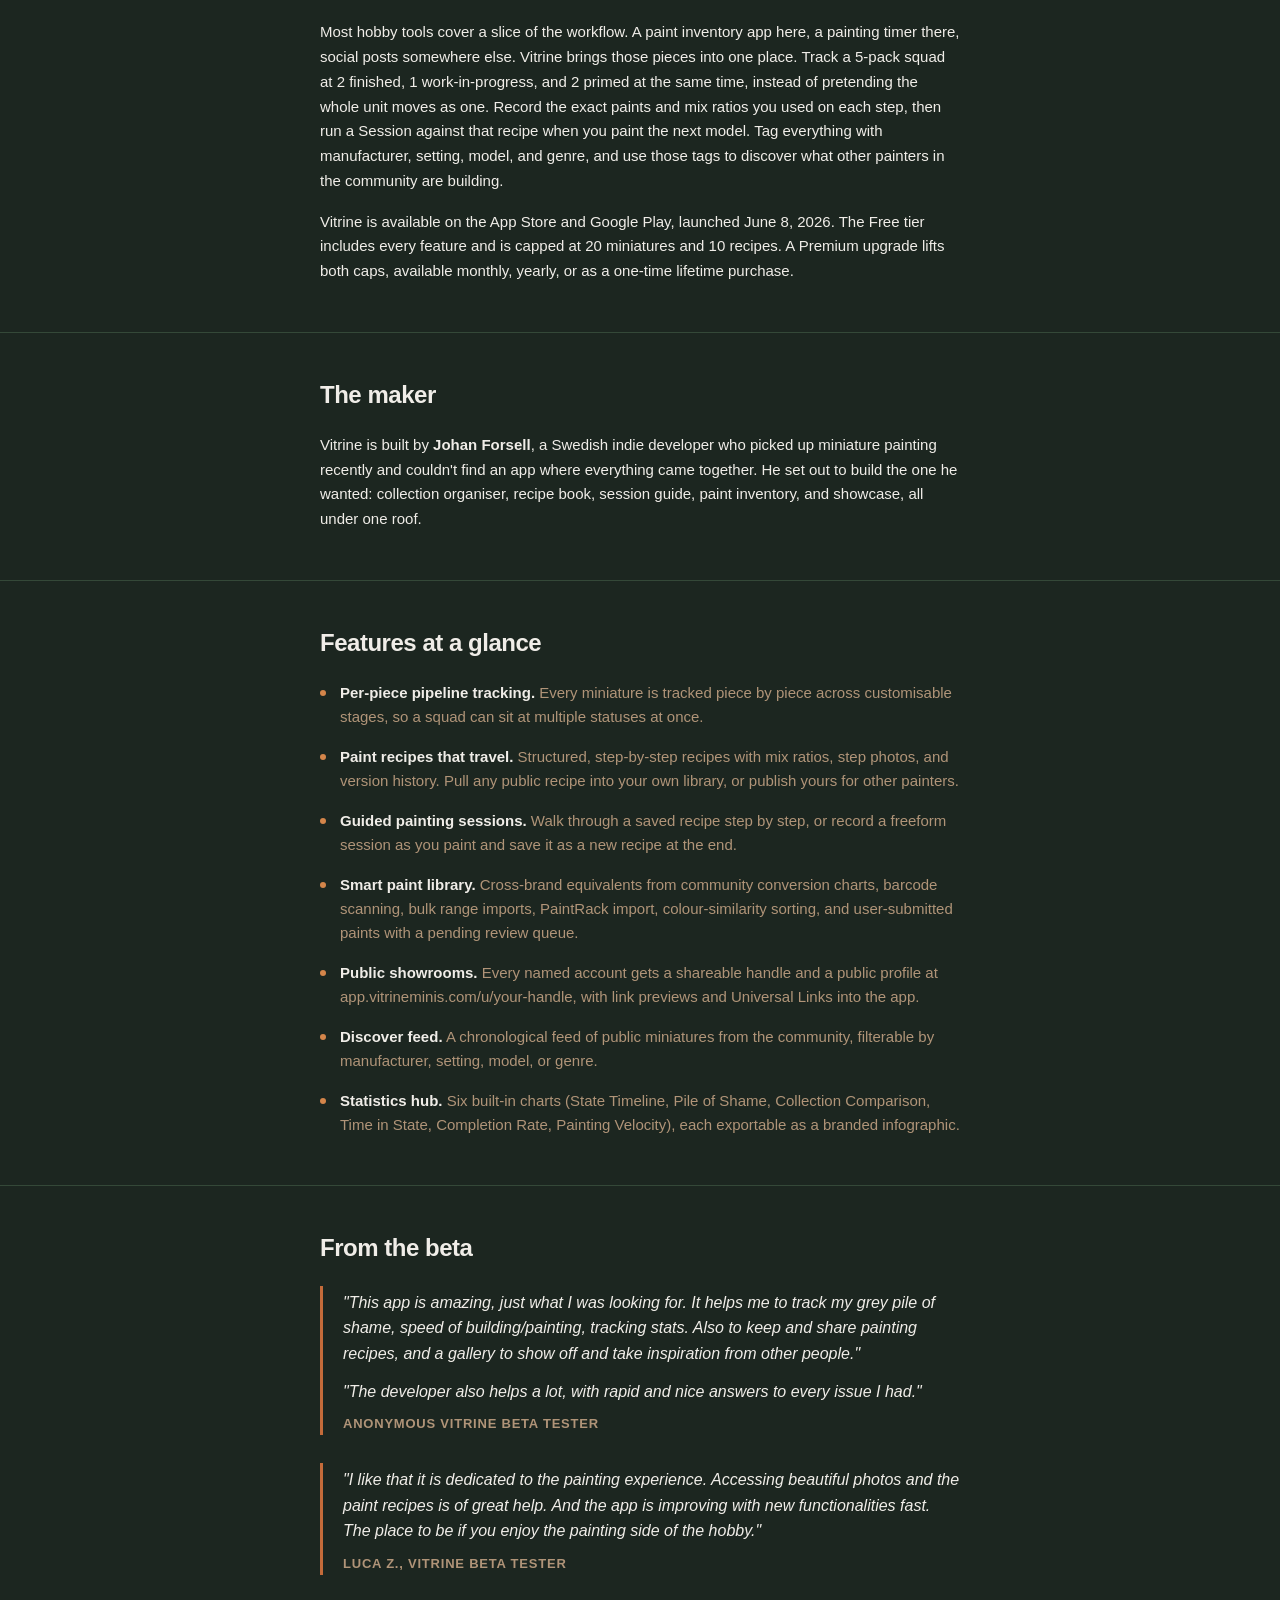
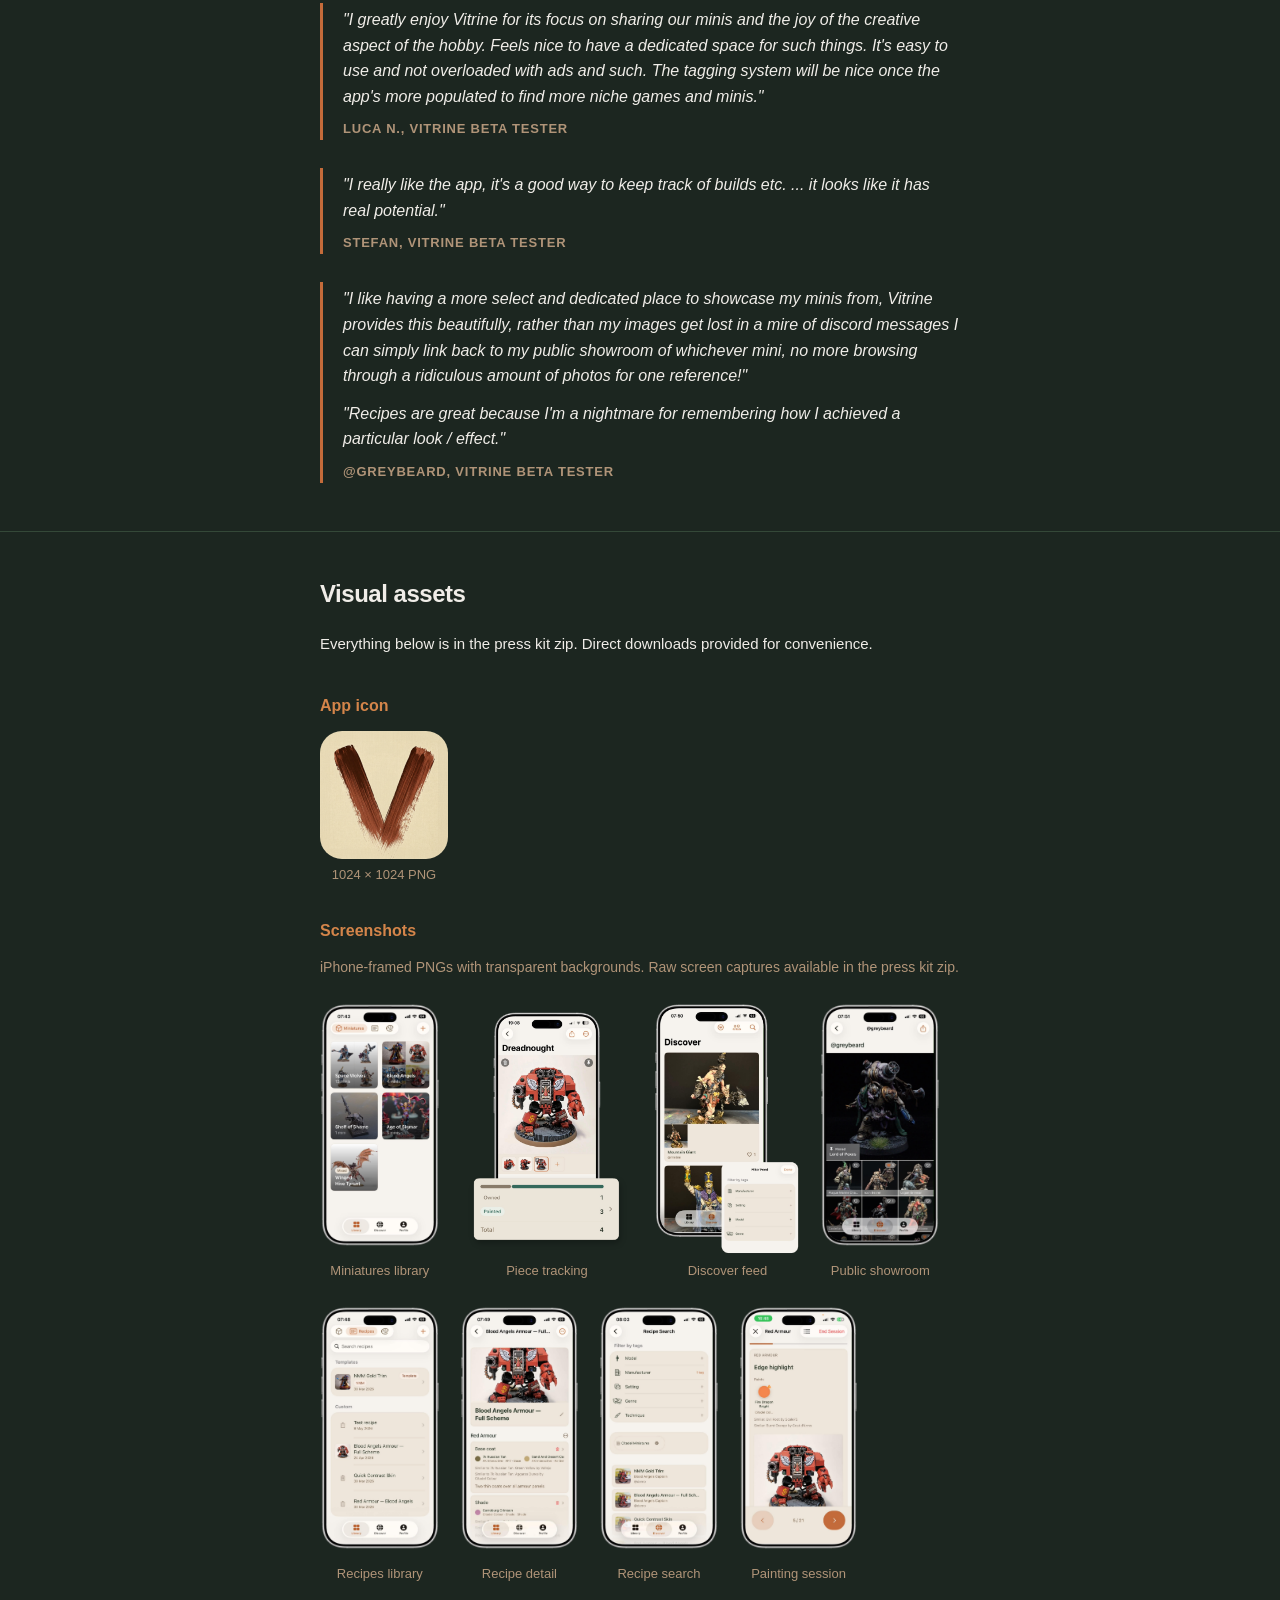
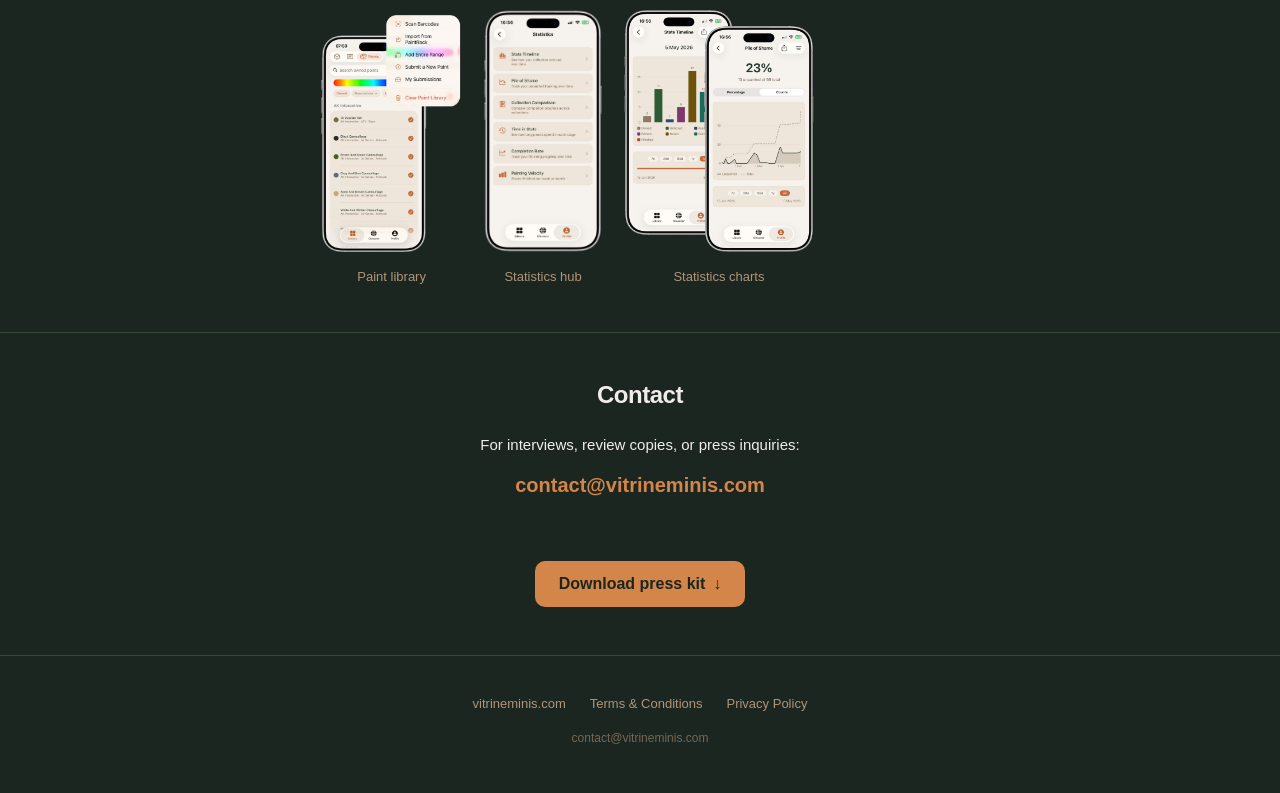
<file: press/index.html>
<!DOCTYPE html>
<html lang="en">
<head>
  <meta charset="UTF-8">
  <meta name="viewport" content="width=device-width, initial-scale=1.0">
  <title>Vitrine — Press Kit</title>
  <meta name="description" content="Press resources for Vitrine, the app for miniature painters. Launching on iOS and Android, June 8, 2026.">
  <meta property="og:title" content="Vitrine — Press Kit">
  <meta property="og:description" content="Press resources for Vitrine, the app for miniature painters. Launching on iOS and Android, June 8, 2026.">
  <meta property="og:image" content="https://vitrineminis.com/og-image.png">
  <meta property="og:url" content="https://vitrineminis.com/press/">
  <meta property="og:type" content="website">
  <link rel="stylesheet" href="../style.css">
  <link rel="stylesheet" href="press.css">
  <link rel="icon" type="image/png" href="../favicon.png">
</head>
<body>
  <main>
    <section class="hero press-hero">
      <div class="container">
        <p class="press-breadcrumb"><a href="../">vitrineminis.com</a> / press</p>
        <img src="../icon.png" alt="Vitrine app icon" class="app-icon" width="96" height="96">
        <h1>Press Kit</h1>
        <p class="tagline">Vitrine, for miniature painters</p>
        <p class="subtitle">A single app that catalogues your collection, saves your paint recipes, tracks your paints, and shares what you've finished. Launching on iOS and Android, June 8, 2026.</p>

        <a href="vitrine-press-kit.zip" class="press-download-cta" download>
          Download press kit
          <span class="arrow" aria-hidden="true">↓</span>
        </a>
        <p class="press-download-meta">ZIP, ~15 MB. Contains screenshots, icons, factsheet, and a README with all talking points.</p>
      </div>
    </section>

    <section class="section press-section">
      <div class="container container-wide">
        <h2 class="press-section-title">At a glance</h2>
        <dl class="press-facts">
          <div><dt>Product</dt><dd>Vitrine</dd></div>
          <div><dt>Tagline</dt><dd>For miniature painters</dd></div>
          <div><dt>Platforms</dt><dd>iOS and Android</dd></div>
          <div><dt>App Store</dt><dd><a href="https://apps.apple.com/app/id6761633925" target="_blank" rel="noopener">apps.apple.com/app/id6761633925</a></dd></div>
          <div><dt>Google Play</dt><dd><a href="https://play.google.com/store/apps/details?id=com.joforsell.vitrine" target="_blank" rel="noopener">play.google.com/store/apps/details?id=com.joforsell.vitrine</a></dd></div>
          <div><dt>Launch date</dt><dd>June 8, 2026</dd></div>
          <div><dt>Pricing</dt><dd>Free, with optional Premium at $3.99 / month, $19.99 / year, or $34.99 lifetime</dd></div>
          <div><dt>Free tier</dt><dd>Full feature set, capped at 20 miniatures and 10 recipes (units of the same model count as one miniature)</dd></div>
          <div><dt>Made by</dt><dd>Johan Forsell, indie developer, Sweden</dd></div>
          <div><dt>Press contact</dt><dd><a href="mailto:contact@vitrineminis.com">contact@vitrineminis.com</a></dd></div>
          <div><dt>Website</dt><dd><a href="https://vitrineminis.com">vitrineminis.com</a></dd></div>
          <div><dt>Public showroom URL</dt><dd>app.vitrineminis.com/u/your-handle</dd></div>
        </dl>
      </div>
    </section>

    <section class="section press-section">
      <div class="container container-wide">
        <h2 class="press-section-title">About</h2>
        <p class="press-body">Vitrine is a native app for self-painting miniature hobbyists, built for both iOS and Android. It catalogues every model in your collection piece by piece, saves the paint recipes you write, walks you through painting sessions step by step, keeps a personal paint inventory that knows cross-brand alternatives, and gives every painter a public showroom for showing off finished work.</p>
        <p class="press-body">Most hobby tools cover a slice of the workflow. A paint inventory app here, a painting timer there, social posts somewhere else. Vitrine brings those pieces into one place. Track a 5-pack squad at 2 finished, 1 work-in-progress, and 2 primed at the same time, instead of pretending the whole unit moves as one. Record the exact paints and mix ratios you used on each step, then run a Session against that recipe when you paint the next model. Tag everything with manufacturer, setting, model, and genre, and use those tags to discover what other painters in the community are building.</p>
        <p class="press-body">Vitrine is available on the App Store and Google Play, launched June 8, 2026. The Free tier includes every feature and is capped at 20 miniatures and 10 recipes. A Premium upgrade lifts both caps, available monthly, yearly, or as a one-time lifetime purchase.</p>
      </div>
    </section>

    <section class="section press-section">
      <div class="container container-wide">
        <h2 class="press-section-title">The maker</h2>
        <p class="press-body">Vitrine is built by <strong>Johan Forsell</strong>, a Swedish indie developer who picked up miniature painting recently and couldn't find an app where everything came together. He set out to build the one he wanted: collection organiser, recipe book, session guide, paint inventory, and showcase, all under one roof.</p>
      </div>
    </section>

    <section class="section press-section">
      <div class="container container-wide">
        <h2 class="press-section-title">Features at a glance</h2>
        <ul class="press-feature-list">
          <li><strong>Per-piece pipeline tracking.</strong> Every miniature is tracked piece by piece across customisable stages, so a squad can sit at multiple statuses at once.</li>
          <li><strong>Paint recipes that travel.</strong> Structured, step-by-step recipes with mix ratios, step photos, and version history. Pull any public recipe into your own library, or publish yours for other painters.</li>
          <li><strong>Guided painting sessions.</strong> Walk through a saved recipe step by step, or record a freeform session as you paint and save it as a new recipe at the end.</li>
          <li><strong>Smart paint library.</strong> Cross-brand equivalents from community conversion charts, barcode scanning, bulk range imports, PaintRack import, colour-similarity sorting, and user-submitted paints with a pending review queue.</li>
          <li><strong>Public showrooms.</strong> Every named account gets a shareable handle and a public profile at app.vitrineminis.com/u/your-handle, with link previews and Universal Links into the app.</li>
          <li><strong>Discover feed.</strong> A chronological feed of public miniatures from the community, filterable by manufacturer, setting, model, or genre.</li>
          <li><strong>Statistics hub.</strong> Six built-in charts (State Timeline, Pile of Shame, Collection Comparison, Time in State, Completion Rate, Painting Velocity), each exportable as a branded infographic.</li>
        </ul>
      </div>
    </section>

    <section class="section press-section">
      <div class="container container-wide">
        <h2 class="press-section-title">From the beta</h2>
        <blockquote class="press-quote">
          <p>"This app is amazing, just what I was looking for. It helps me to track my grey pile of shame, speed of building/painting, tracking stats. Also to keep and share painting recipes, and a gallery to show off and take inspiration from other people."</p>
          <p>"The developer also helps a lot, with rapid and nice answers to every issue I had."</p>
          <footer>Anonymous Vitrine beta tester</footer>
        </blockquote>
        <blockquote class="press-quote">
          <p>"I like that it is dedicated to the painting experience. Accessing beautiful photos and the paint recipes is of great help. And the app is improving with new functionalities fast. The place to be if you enjoy the painting side of the hobby."</p>
          <footer>Luca Z., Vitrine beta tester</footer>
        </blockquote>
        <blockquote class="press-quote">
          <p>"I greatly enjoy Vitrine for its focus on sharing our minis and the joy of the creative aspect of the hobby. Feels nice to have a dedicated space for such things. It's easy to use and not overloaded with ads and such. The tagging system will be nice once the app's more populated to find more niche games and minis."</p>
          <footer>Luca N., Vitrine beta tester</footer>
        </blockquote>
        <blockquote class="press-quote">
          <p>"I really like the app, it's a good way to keep track of builds etc. ... it looks like it has real potential."</p>
          <footer>Stefan, Vitrine beta tester</footer>
        </blockquote>
        <blockquote class="press-quote">
          <p>"I like having a more select and dedicated place to showcase my minis from, Vitrine provides this beautifully, rather than my images get lost in a mire of discord messages I can simply link back to my public showroom of whichever mini, no more browsing through a ridiculous amount of photos for one reference!"</p>
          <p>"Recipes are great because I'm a nightmare for remembering how I achieved a particular look / effect."</p>
          <footer>@greybeard, Vitrine beta tester</footer>
        </blockquote>
      </div>
    </section>

    <section class="section press-section">
      <div class="container container-wide">
        <h2 class="press-section-title">Visual assets</h2>
        <p class="press-body">Everything below is in the press kit zip. Direct downloads provided for convenience.</p>

        <h3 class="press-subtitle">App icon</h3>
        <div class="press-asset-row press-asset-row-icons">
          <a href="../icon.png" download class="press-asset">
            <img src="../icon.png" alt="Vitrine app icon">
            <span>1024 × 1024 PNG</span>
          </a>
        </div>

        <h3 class="press-subtitle">Screenshots</h3>
        <p class="press-body press-body-muted">iPhone-framed PNGs with transparent backgrounds. Raw screen captures available in the press kit zip.</p>
        <div class="press-asset-row">
          <a href="../marketing/finished/miniatures.png" download class="press-asset"><img src="../marketing/finished/miniatures.png" alt="Miniatures library"><span>Miniatures library</span></a>
          <a href="../marketing/finished/pieces.png" download class="press-asset"><img src="../marketing/finished/pieces.png" alt="Piece tracking detail view"><span>Piece tracking</span></a>
          <a href="../marketing/finished/discover-feed.png" download class="press-asset"><img src="../marketing/finished/discover-feed.png" alt="Discover feed"><span>Discover feed</span></a>
          <a href="../marketing/finished/showroom.png" download class="press-asset"><img src="../marketing/finished/showroom.png" alt="Showroom view"><span>Public showroom</span></a>
          <a href="../marketing/finished/recipe-overview.png" download class="press-asset"><img src="../marketing/finished/recipe-overview.png" alt="Recipes library"><span>Recipes library</span></a>
          <a href="../marketing/finished/recipe-details.png" download class="press-asset"><img src="../marketing/finished/recipe-details.png" alt="Recipe detail"><span>Recipe detail</span></a>
          <a href="../marketing/finished/recipe-search.png" download class="press-asset"><img src="../marketing/finished/recipe-search.png" alt="Recipe search"><span>Recipe search</span></a>
          <a href="../marketing/finished/session.png" download class="press-asset"><img src="../marketing/finished/session.png" alt="Painting session"><span>Painting session</span></a>
          <a href="../marketing/finished/paints.png" download class="press-asset"><img src="../marketing/finished/paints.png" alt="Paint library"><span>Paint library</span></a>
          <a href="../marketing/finished/statistics.png" download class="press-asset"><img src="../marketing/finished/statistics.png" alt="Statistics hub"><span>Statistics hub</span></a>
          <a href="../marketing/finished/statistics-joined.png" download class="press-asset"><img src="../marketing/finished/statistics-joined.png" alt="State Timeline and Pile of Shame charts"><span>Statistics charts</span></a>
        </div>
      </div>
    </section>

    <section class="section press-section press-contact-section">
      <div class="container">
        <h2 class="press-section-title">Contact</h2>
        <p class="press-body">For interviews, review copies, or press inquiries:</p>
        <p class="press-contact-email"><a href="mailto:contact@vitrineminis.com">contact@vitrineminis.com</a></p>
        <a href="vitrine-press-kit.zip" class="press-download-cta" download>
          Download press kit
          <span class="arrow" aria-hidden="true">↓</span>
        </a>
      </div>
    </section>
  </main>

  <footer class="site-footer">
    <div class="container">
      <div class="footer-links">
        <a href="../">vitrineminis.com</a>
        <a href="../terms/">Terms & Conditions</a>
        <a href="../privacy/">Privacy Policy</a>
      </div>
      <p class="footer-contact"><a href="mailto:contact@vitrineminis.com">contact@vitrineminis.com</a></p>
    </div>
  </footer>
</body>
</html>
</file>
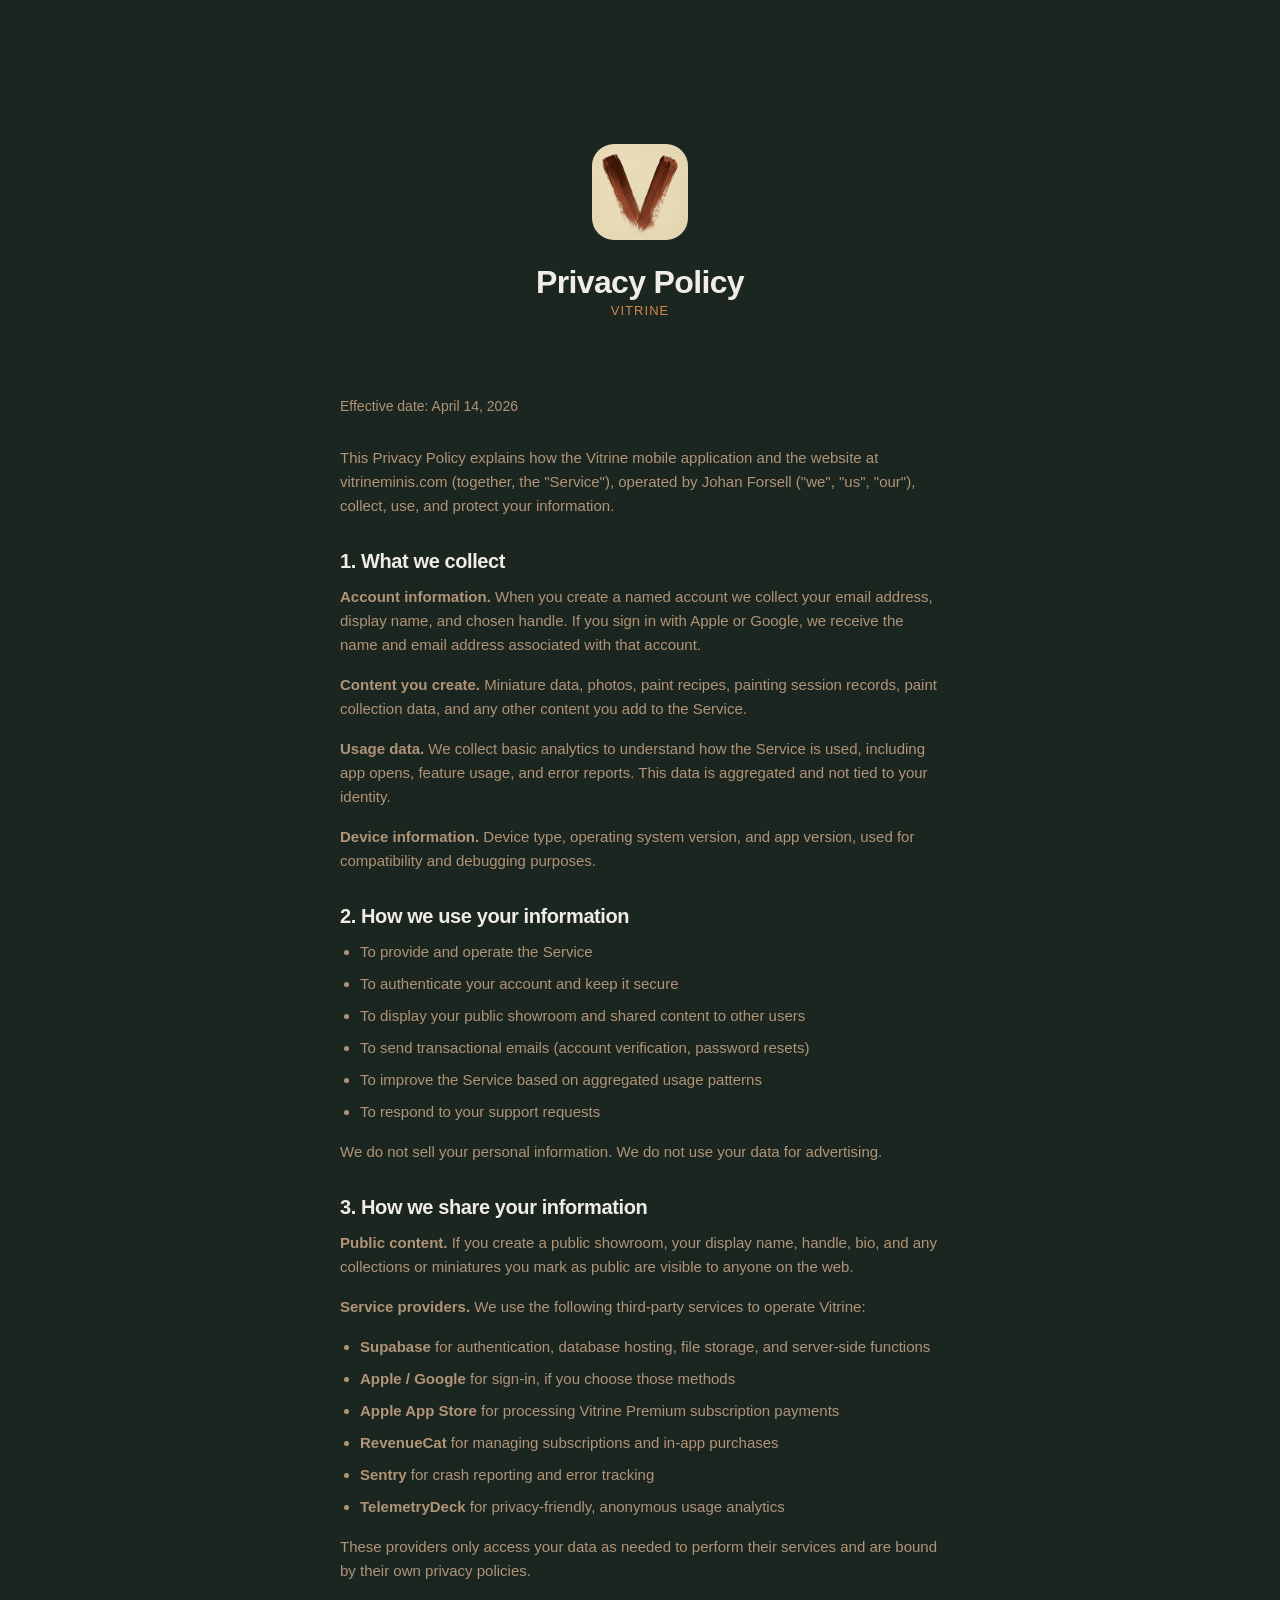
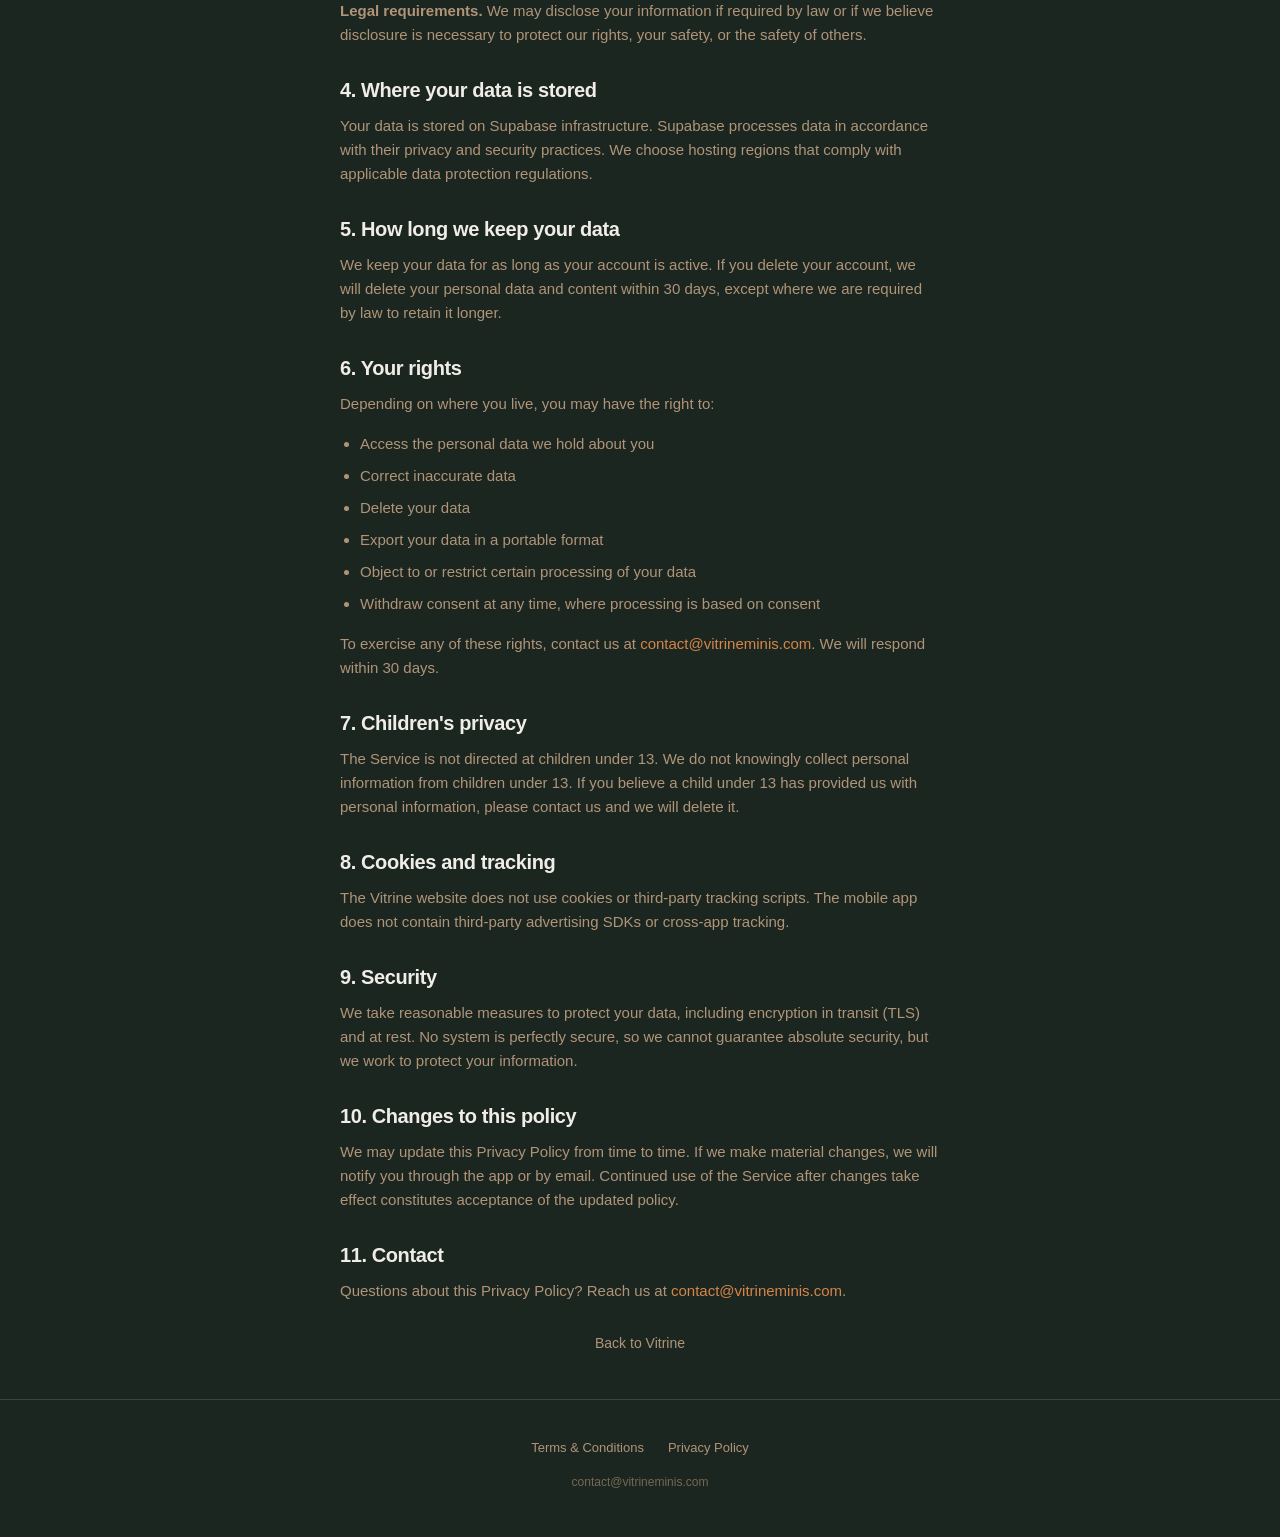
<file: privacy/index.html>
<!DOCTYPE html>
<html lang="en">
<head>
  <meta charset="UTF-8">
  <meta name="viewport" content="width=device-width, initial-scale=1.0">
  <title>Privacy Policy — Vitrine</title>
  <meta property="og:title" content="Privacy Policy — Vitrine">
  <meta property="og:description" content="Privacy Policy for Vitrine, the app for miniature painters.">
  <meta property="og:url" content="https://vitrineminis.com/privacy/">
  <meta property="og:type" content="website">
  <meta name="twitter:card" content="summary">
  <meta name="twitter:title" content="Privacy Policy — Vitrine">
  <meta name="twitter:description" content="Privacy Policy for Vitrine, the app for miniature painters.">
  <meta name="description" content="Privacy Policy for Vitrine, the app for miniature painters.">
  <link rel="stylesheet" href="../style.css">
  <link rel="icon" type="image/png" href="../favicon.png">
  <style>
    main {
      align-items: flex-start;
      padding-top: 3rem;
      padding-bottom: 3rem;
    }

    .container {
      max-width: 600px;
    }

    .legal-content h2 {
      font-size: 1.25rem;
      font-weight: 700;
      letter-spacing: -0.02em;
      margin-top: 2rem;
      margin-bottom: 0.75rem;
    }

    .legal-content p {
      color: var(--color-text-muted);
      line-height: 1.6;
      font-size: 0.9375rem;
      margin-bottom: 1rem;
    }

    .legal-content ul {
      color: var(--color-text-muted);
      line-height: 1.6;
      font-size: 0.9375rem;
      margin-bottom: 1rem;
      padding-left: 1.25rem;
    }

    .legal-content li {
      margin-bottom: 0.5rem;
    }

    .legal-content a {
      color: var(--color-accent);
      text-decoration: none;
      transition: color 0.15s;
    }

    .legal-content a:hover {
      color: var(--color-accent-hover);
    }

    .effective-date {
      color: var(--color-text-muted);
      font-size: 0.875rem;
      margin-bottom: 2rem;
    }

    .home-link {
      display: block;
      text-align: center;
      margin-top: 2rem;
      color: var(--color-text-muted);
      font-size: 0.875rem;
      text-decoration: none;
      transition: color 0.15s;
    }

    .home-link:hover {
      color: var(--color-accent);
    }
  </style>
</head>
<body>
  <main>
    <div class="container">
      <header class="hero">
        <img src="../icon.png" alt="Vitrine app icon" class="app-icon" width="96" height="96">
        <h1>Privacy Policy</h1>
        <p class="tagline">Vitrine</p>
      </header>

      <p class="effective-date">Effective date: April 14, 2026</p>

      <div class="legal-content">
        <p>This Privacy Policy explains how the Vitrine mobile application and the website at vitrineminis.com (together, the "Service"), operated by Johan Forsell ("we", "us", "our"), collect, use, and protect your information.</p>

        <h2>1. What we collect</h2>
        <p><strong>Account information.</strong> When you create a named account we collect your email address, display name, and chosen handle. If you sign in with Apple or Google, we receive the name and email address associated with that account.</p>
        <p><strong>Content you create.</strong> Miniature data, photos, paint recipes, painting session records, paint collection data, and any other content you add to the Service.</p>
        <p><strong>Usage data.</strong> We collect basic analytics to understand how the Service is used, including app opens, feature usage, and error reports. This data is aggregated and not tied to your identity.</p>
        <p><strong>Device information.</strong> Device type, operating system version, and app version, used for compatibility and debugging purposes.</p>

        <h2>2. How we use your information</h2>
        <ul>
          <li>To provide and operate the Service</li>
          <li>To authenticate your account and keep it secure</li>
          <li>To display your public showroom and shared content to other users</li>
          <li>To send transactional emails (account verification, password resets)</li>
          <li>To improve the Service based on aggregated usage patterns</li>
          <li>To respond to your support requests</li>
        </ul>
        <p>We do not sell your personal information. We do not use your data for advertising.</p>

        <h2>3. How we share your information</h2>
        <p><strong>Public content.</strong> If you create a public showroom, your display name, handle, bio, and any collections or miniatures you mark as public are visible to anyone on the web.</p>
        <p><strong>Service providers.</strong> We use the following third-party services to operate Vitrine:</p>
        <ul>
          <li><strong>Supabase</strong> for authentication, database hosting, file storage, and server-side functions</li>
          <li><strong>Apple / Google</strong> for sign-in, if you choose those methods</li>
          <li><strong>Apple App Store</strong> for processing Vitrine Premium subscription payments</li>
          <li><strong>RevenueCat</strong> for managing subscriptions and in-app purchases</li>
          <li><strong>Sentry</strong> for crash reporting and error tracking</li>
          <li><strong>TelemetryDeck</strong> for privacy-friendly, anonymous usage analytics</li>
        </ul>
        <p>These providers only access your data as needed to perform their services and are bound by their own privacy policies.</p>
        <p><strong>Legal requirements.</strong> We may disclose your information if required by law or if we believe disclosure is necessary to protect our rights, your safety, or the safety of others.</p>

        <h2>4. Where your data is stored</h2>
        <p>Your data is stored on Supabase infrastructure. Supabase processes data in accordance with their privacy and security practices. We choose hosting regions that comply with applicable data protection regulations.</p>

        <h2>5. How long we keep your data</h2>
        <p>We keep your data for as long as your account is active. If you delete your account, we will delete your personal data and content within 30 days, except where we are required by law to retain it longer.</p>

        <h2>6. Your rights</h2>
        <p>Depending on where you live, you may have the right to:</p>
        <ul>
          <li>Access the personal data we hold about you</li>
          <li>Correct inaccurate data</li>
          <li>Delete your data</li>
          <li>Export your data in a portable format</li>
          <li>Object to or restrict certain processing of your data</li>
          <li>Withdraw consent at any time, where processing is based on consent</li>
        </ul>
        <p>To exercise any of these rights, contact us at <a href="mailto:contact@vitrineminis.com">contact@vitrineminis.com</a>. We will respond within 30 days.</p>

        <h2>7. Children's privacy</h2>
        <p>The Service is not directed at children under 13. We do not knowingly collect personal information from children under 13. If you believe a child under 13 has provided us with personal information, please contact us and we will delete it.</p>

        <h2>8. Cookies and tracking</h2>
        <p>The Vitrine website does not use cookies or third-party tracking scripts. The mobile app does not contain third-party advertising SDKs or cross-app tracking.</p>

        <h2>9. Security</h2>
        <p>We take reasonable measures to protect your data, including encryption in transit (TLS) and at rest. No system is perfectly secure, so we cannot guarantee absolute security, but we work to protect your information.</p>

        <h2>10. Changes to this policy</h2>
        <p>We may update this Privacy Policy from time to time. If we make material changes, we will notify you through the app or by email. Continued use of the Service after changes take effect constitutes acceptance of the updated policy.</p>

        <h2>11. Contact</h2>
        <p>Questions about this Privacy Policy? Reach us at <a href="mailto:contact@vitrineminis.com">contact@vitrineminis.com</a>.</p>
      </div>

      <a href="/" class="home-link">Back to Vitrine</a>
    </div>
  </main>

  <footer class="site-footer">
    <div class="container">
      <div class="footer-links">
        <a href="/terms/">Terms & Conditions</a>
        <a href="/privacy/">Privacy Policy</a>
      </div>
      <p class="footer-contact"><a href="mailto:contact@vitrineminis.com">contact@vitrineminis.com</a></p>
    </div>
  </footer>
</body>
</html>
</file>
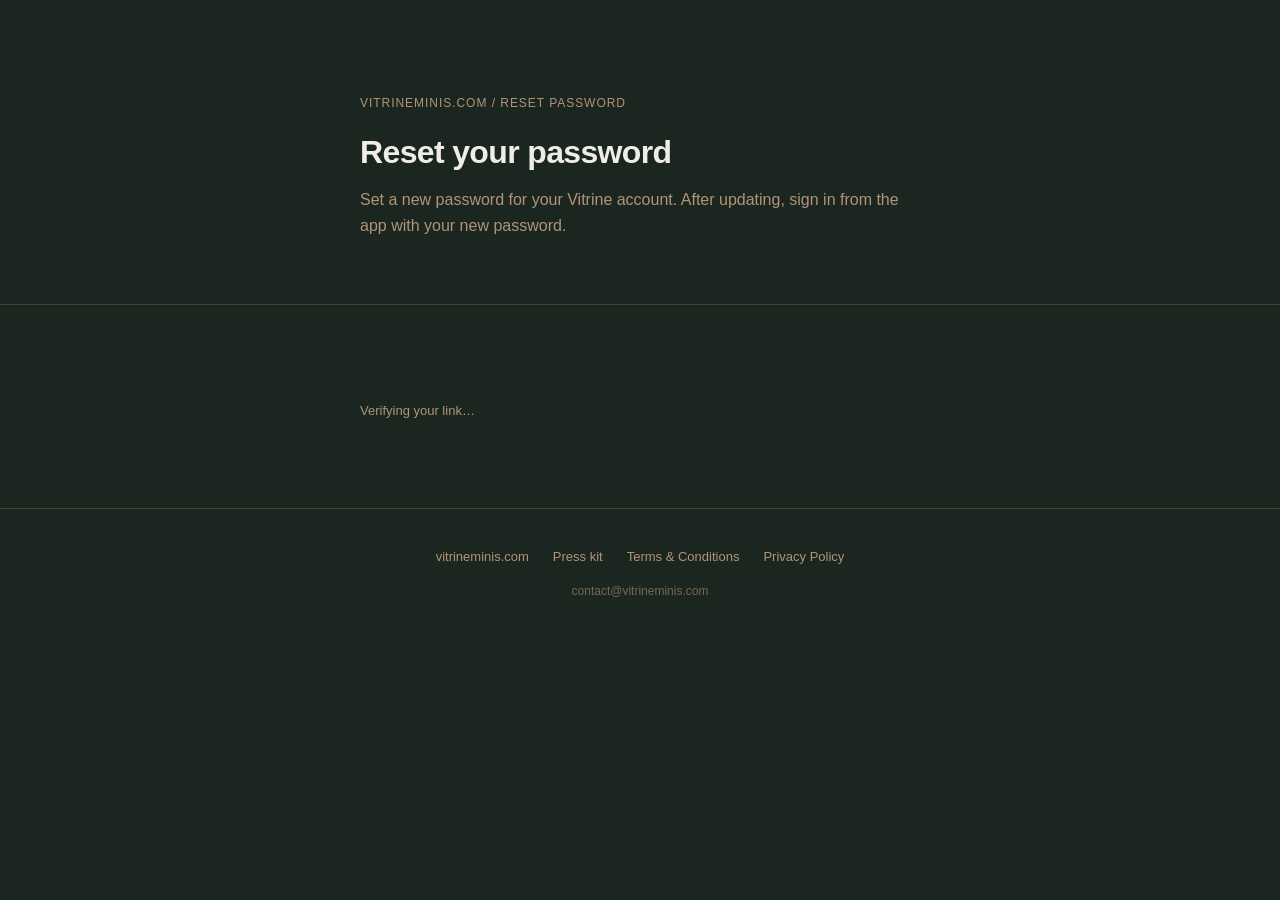
<file: reset-password/index.html>
<!DOCTYPE html>
<html lang="en">
<head>
  <meta charset="UTF-8">
  <meta name="viewport" content="width=device-width, initial-scale=1.0">
  <title>Reset your password · Vitrine</title>
  <meta name="robots" content="noindex">
  <link rel="stylesheet" href="../style.css">
  <link rel="icon" type="image/png" href="../favicon.png">
</head>
<body>
  <main>
    <section class="hero subpage-hero">
      <div class="container">
        <p class="subpage-breadcrumb"><a href="../">vitrineminis.com</a> / reset password</p>
        <h1>Reset your password</h1>
        <p class="subtitle">Set a new password for your Vitrine account. After updating, sign in from the app with your new password.</p>
      </div>
    </section>

    <section class="section subpage-section">
      <div class="container">
        <p id="reset-loading" class="field-hint">Verifying your link…</p>

        <form id="reset-form" class="reservation-form hidden" novalidate>
          <fieldset>
            <legend>New password</legend>
            <input type="password" id="new-password" name="password" placeholder="At least 8 characters" required minlength="8" autocomplete="new-password">
            <p class="field-hint">Minimum 8 characters.</p>
          </fieldset>

          <fieldset>
            <legend>Confirm new password</legend>
            <input type="password" id="confirm-password" name="confirm" required minlength="8" autocomplete="new-password">
          </fieldset>

          <button type="submit">Update password</button>

          <p id="reset-error" class="form-error hidden" role="alert"></p>
        </form>

        <p id="reset-success" class="success hidden">Password updated. You can sign in with your new password from the Vitrine app.</p>

        <p id="reset-invalid" class="form-error hidden" role="alert">This password reset link is invalid or has expired. Open the Vitrine app and request a new one.</p>
      </div>
    </section>
  </main>

  <footer class="site-footer">
    <div class="container">
      <div class="footer-links">
        <a href="../">vitrineminis.com</a>
        <a href="../press/">Press kit</a>
        <a href="../terms/">Terms & Conditions</a>
        <a href="../privacy/">Privacy Policy</a>
      </div>
      <p class="footer-contact"><a href="mailto:contact@vitrineminis.com">contact@vitrineminis.com</a></p>
    </div>
  </footer>

  <script type="module">
    import { createClient } from "https://esm.sh/@supabase/supabase-js@2";

    const SUPABASE_URL = "https://ybkxdgcahmgdjiudaxzw.supabase.co";
    const SUPABASE_ANON_KEY = "sb_publishable_S0q2EfXJd7j50m8uf8PFmw_LIqTb-o6";

    const supabase = createClient(SUPABASE_URL, SUPABASE_ANON_KEY, {
      auth: {
        detectSessionInUrl: true,
        flowType: "implicit",
        persistSession: false,
        autoRefreshToken: false,
      },
    });

    const loading = document.getElementById("reset-loading");
    const form = document.getElementById("reset-form");
    const success = document.getElementById("reset-success");
    const error = document.getElementById("reset-error");
    const invalid = document.getElementById("reset-invalid");
    const newPasswordInput = document.getElementById("new-password");
    const confirmPasswordInput = document.getElementById("confirm-password");
    const submitButton = form.querySelector("button[type=submit]");

    function show(el) { el.classList.remove("hidden"); }
    function hide(el) { el.classList.add("hidden"); }

    function showError(message) {
      error.textContent = message;
      show(error);
    }

    function clearError() {
      error.textContent = "";
      hide(error);
    }

    function showInvalid() {
      hide(loading);
      hide(form);
      show(invalid);
    }

    function showForm() {
      hide(loading);
      hide(invalid);
      show(form);
    }

    // Hash parameters from a Supabase recovery redirect. Read once before
    // detectSessionInUrl strips them from the URL.
    const hashParams = new URLSearchParams(
      window.location.hash.startsWith("#") ? window.location.hash.slice(1) : window.location.hash
    );
    const hashType = hashParams.get("type");
    const hashError = hashParams.get("error") || hashParams.get("error_code");

    if (hashError) {
      showInvalid();
    } else if (hashType && hashType !== "recovery") {
      // Some other auth callback landed here by mistake.
      showInvalid();
    }

    let recoveryReady = false;

    supabase.auth.onAuthStateChange((event, session) => {
      if (event === "PASSWORD_RECOVERY" || (event === "INITIAL_SESSION" && session && hashType === "recovery")) {
        recoveryReady = true;
        showForm();
      }
    });

    // If detectSessionInUrl never produces a recovery session, fall back to invalid.
    setTimeout(() => {
      if (!recoveryReady && !hashError) {
        showInvalid();
      }
    }, 2500);

    form.addEventListener("input", clearError);

    form.addEventListener("submit", async (e) => {
      e.preventDefault();
      clearError();

      if (!form.reportValidity()) return;

      if (newPasswordInput.value !== confirmPasswordInput.value) {
        showError("Passwords don't match.");
        return;
      }

      submitButton.disabled = true;

      const { error: updateError } = await supabase.auth.updateUser({
        password: newPasswordInput.value,
      });

      if (updateError) {
        showError(updateError.message || "Could not update password. Please try again.");
        submitButton.disabled = false;
        return;
      }

      await supabase.auth.signOut().catch(() => {});

      hide(form);
      show(success);
    });
  </script>
</body>
</html>
</file>
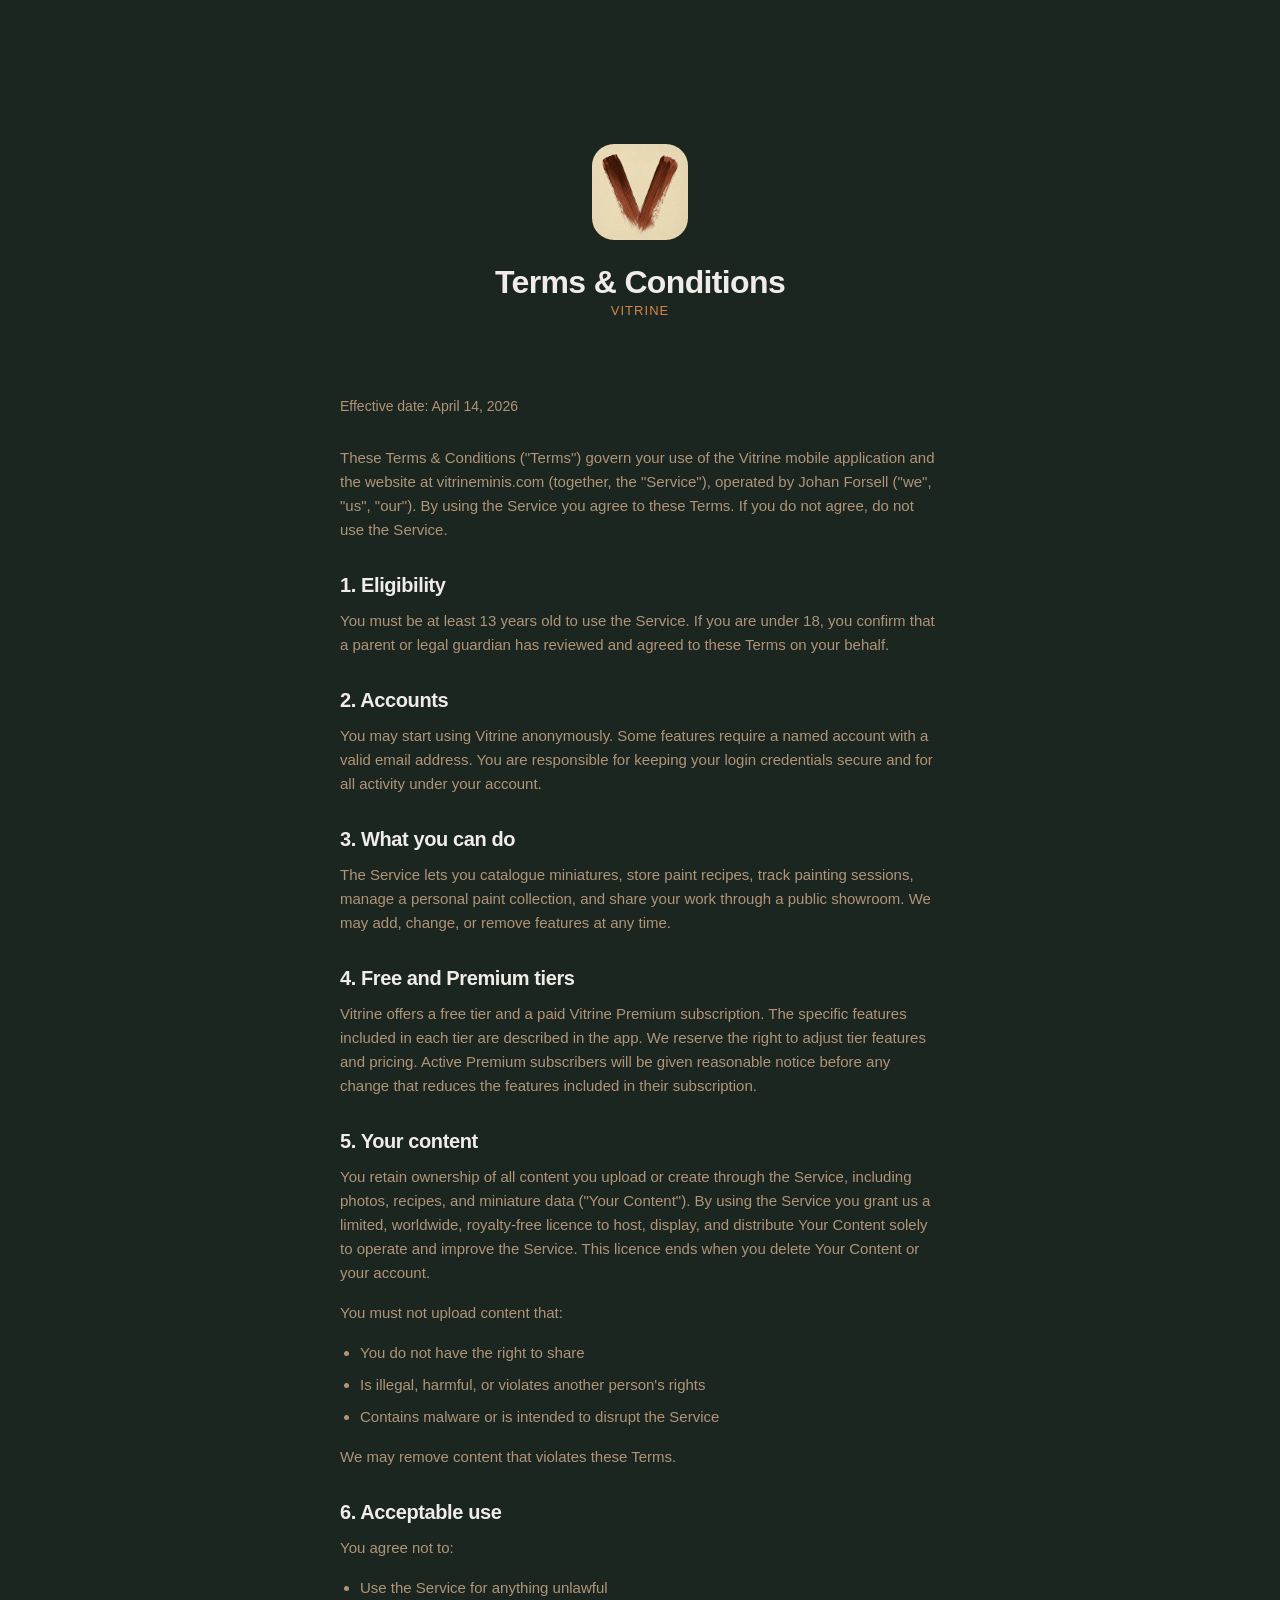
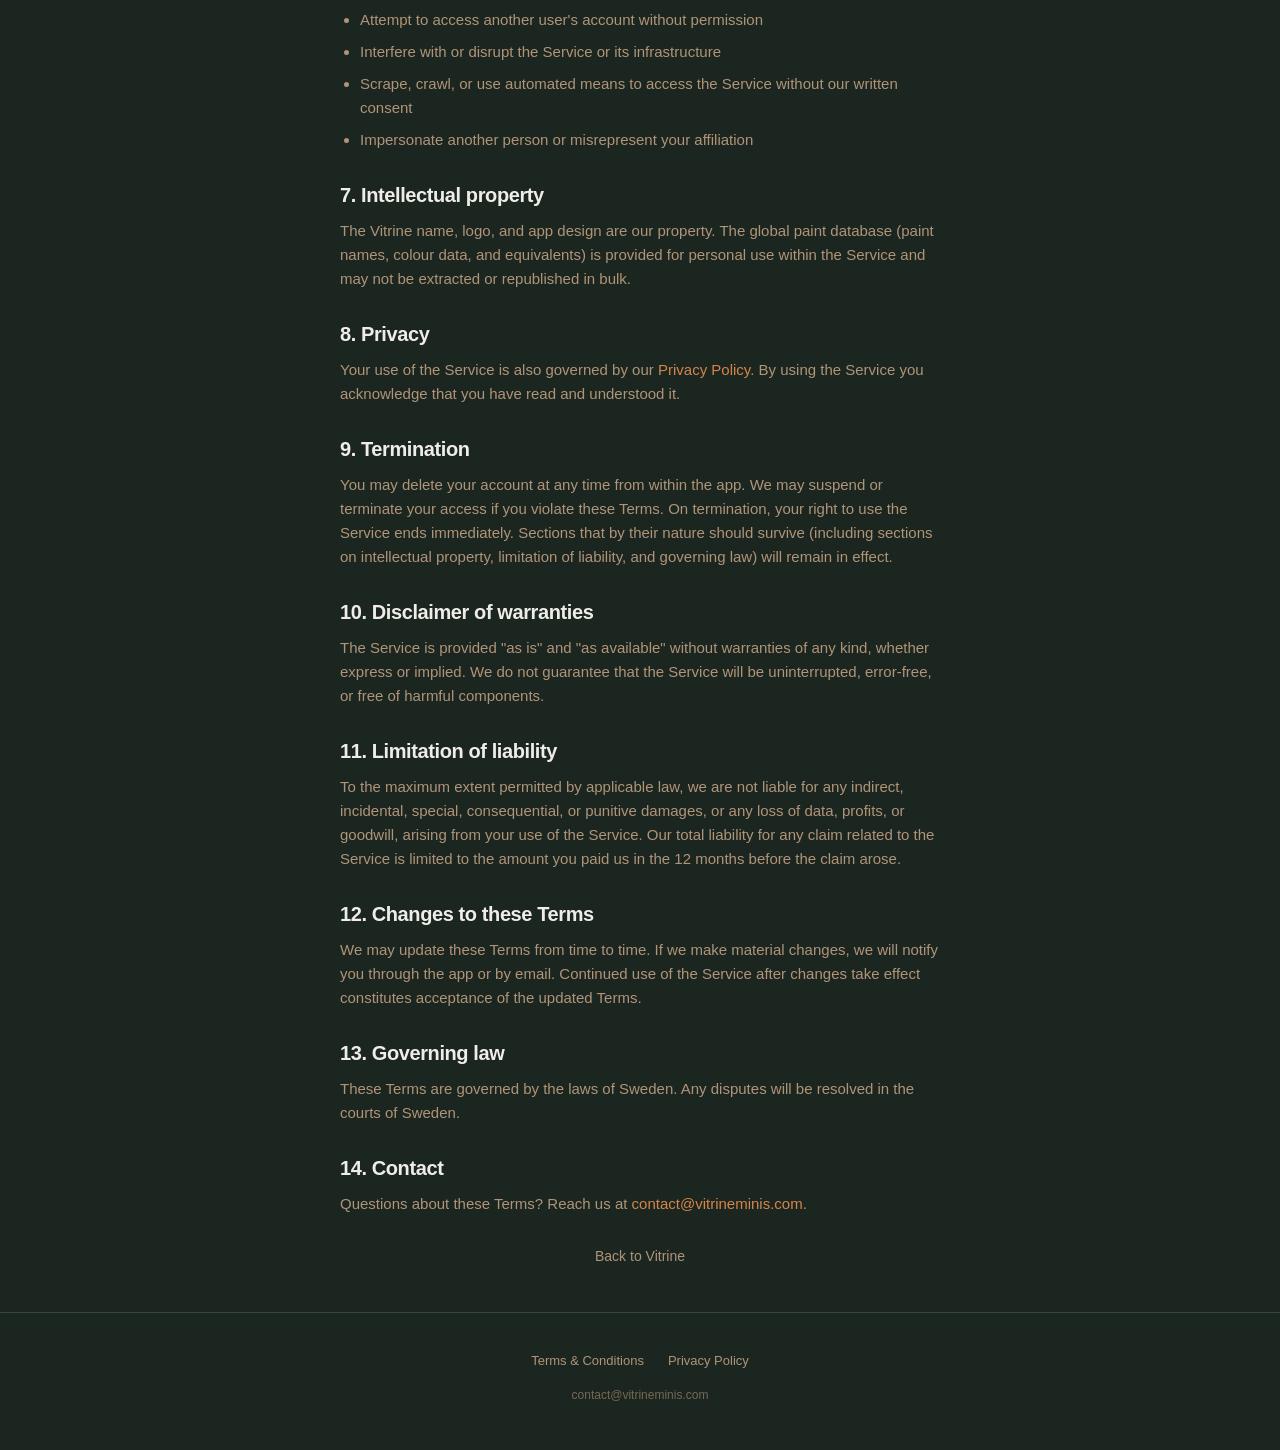
<file: terms/index.html>
<!DOCTYPE html>
<html lang="en">
<head>
  <meta charset="UTF-8">
  <meta name="viewport" content="width=device-width, initial-scale=1.0">
  <title>Terms & Conditions — Vitrine</title>
  <meta property="og:title" content="Terms & Conditions — Vitrine">
  <meta property="og:description" content="Terms & Conditions for Vitrine, the app for miniature painters.">
  <meta property="og:url" content="https://vitrineminis.com/terms/">
  <meta property="og:type" content="website">
  <meta name="twitter:card" content="summary">
  <meta name="twitter:title" content="Terms & Conditions — Vitrine">
  <meta name="twitter:description" content="Terms & Conditions for Vitrine, the app for miniature painters.">
  <meta name="description" content="Terms & Conditions for Vitrine, the app for miniature painters.">
  <link rel="stylesheet" href="../style.css">
  <link rel="icon" type="image/png" href="../favicon.png">
  <style>
    main {
      align-items: flex-start;
      padding-top: 3rem;
      padding-bottom: 3rem;
    }

    .container {
      max-width: 600px;
    }

    .legal-content h2 {
      font-size: 1.25rem;
      font-weight: 700;
      letter-spacing: -0.02em;
      margin-top: 2rem;
      margin-bottom: 0.75rem;
    }

    .legal-content p {
      color: var(--color-text-muted);
      line-height: 1.6;
      font-size: 0.9375rem;
      margin-bottom: 1rem;
    }

    .legal-content ul {
      color: var(--color-text-muted);
      line-height: 1.6;
      font-size: 0.9375rem;
      margin-bottom: 1rem;
      padding-left: 1.25rem;
    }

    .legal-content li {
      margin-bottom: 0.5rem;
    }

    .legal-content a {
      color: var(--color-accent);
      text-decoration: none;
      transition: color 0.15s;
    }

    .legal-content a:hover {
      color: var(--color-accent-hover);
    }

    .effective-date {
      color: var(--color-text-muted);
      font-size: 0.875rem;
      margin-bottom: 2rem;
    }

    .home-link {
      display: block;
      text-align: center;
      margin-top: 2rem;
      color: var(--color-text-muted);
      font-size: 0.875rem;
      text-decoration: none;
      transition: color 0.15s;
    }

    .home-link:hover {
      color: var(--color-accent);
    }
  </style>
</head>
<body>
  <main>
    <div class="container">
      <header class="hero">
        <img src="../icon.png" alt="Vitrine app icon" class="app-icon" width="96" height="96">
        <h1>Terms & Conditions</h1>
        <p class="tagline">Vitrine</p>
      </header>

      <p class="effective-date">Effective date: April 14, 2026</p>

      <div class="legal-content">
        <p>These Terms & Conditions ("Terms") govern your use of the Vitrine mobile application and the website at vitrineminis.com (together, the "Service"), operated by Johan Forsell ("we", "us", "our"). By using the Service you agree to these Terms. If you do not agree, do not use the Service.</p>

        <h2>1. Eligibility</h2>
        <p>You must be at least 13 years old to use the Service. If you are under 18, you confirm that a parent or legal guardian has reviewed and agreed to these Terms on your behalf.</p>

        <h2>2. Accounts</h2>
        <p>You may start using Vitrine anonymously. Some features require a named account with a valid email address. You are responsible for keeping your login credentials secure and for all activity under your account.</p>

        <h2>3. What you can do</h2>
        <p>The Service lets you catalogue miniatures, store paint recipes, track painting sessions, manage a personal paint collection, and share your work through a public showroom. We may add, change, or remove features at any time.</p>

        <h2>4. Free and Premium tiers</h2>
        <p>Vitrine offers a free tier and a paid Vitrine Premium subscription. The specific features included in each tier are described in the app. We reserve the right to adjust tier features and pricing. Active Premium subscribers will be given reasonable notice before any change that reduces the features included in their subscription.</p>

        <h2>5. Your content</h2>
        <p>You retain ownership of all content you upload or create through the Service, including photos, recipes, and miniature data ("Your Content"). By using the Service you grant us a limited, worldwide, royalty-free licence to host, display, and distribute Your Content solely to operate and improve the Service. This licence ends when you delete Your Content or your account.</p>
        <p>You must not upload content that:</p>
        <ul>
          <li>You do not have the right to share</li>
          <li>Is illegal, harmful, or violates another person's rights</li>
          <li>Contains malware or is intended to disrupt the Service</li>
        </ul>
        <p>We may remove content that violates these Terms.</p>

        <h2>6. Acceptable use</h2>
        <p>You agree not to:</p>
        <ul>
          <li>Use the Service for anything unlawful</li>
          <li>Attempt to access another user's account without permission</li>
          <li>Interfere with or disrupt the Service or its infrastructure</li>
          <li>Scrape, crawl, or use automated means to access the Service without our written consent</li>
          <li>Impersonate another person or misrepresent your affiliation</li>
        </ul>

        <h2>7. Intellectual property</h2>
        <p>The Vitrine name, logo, and app design are our property. The global paint database (paint names, colour data, and equivalents) is provided for personal use within the Service and may not be extracted or republished in bulk.</p>

        <h2>8. Privacy</h2>
        <p>Your use of the Service is also governed by our <a href="/privacy/">Privacy Policy</a>. By using the Service you acknowledge that you have read and understood it.</p>

        <h2>9. Termination</h2>
        <p>You may delete your account at any time from within the app. We may suspend or terminate your access if you violate these Terms. On termination, your right to use the Service ends immediately. Sections that by their nature should survive (including sections on intellectual property, limitation of liability, and governing law) will remain in effect.</p>

        <h2>10. Disclaimer of warranties</h2>
        <p>The Service is provided "as is" and "as available" without warranties of any kind, whether express or implied. We do not guarantee that the Service will be uninterrupted, error-free, or free of harmful components.</p>

        <h2>11. Limitation of liability</h2>
        <p>To the maximum extent permitted by applicable law, we are not liable for any indirect, incidental, special, consequential, or punitive damages, or any loss of data, profits, or goodwill, arising from your use of the Service. Our total liability for any claim related to the Service is limited to the amount you paid us in the 12 months before the claim arose.</p>

        <h2>12. Changes to these Terms</h2>
        <p>We may update these Terms from time to time. If we make material changes, we will notify you through the app or by email. Continued use of the Service after changes take effect constitutes acceptance of the updated Terms.</p>

        <h2>13. Governing law</h2>
        <p>These Terms are governed by the laws of Sweden. Any disputes will be resolved in the courts of Sweden.</p>

        <h2>14. Contact</h2>
        <p>Questions about these Terms? Reach us at <a href="mailto:contact@vitrineminis.com">contact@vitrineminis.com</a>.</p>
      </div>

      <a href="/" class="home-link">Back to Vitrine</a>
    </div>
  </main>

  <footer class="site-footer">
    <div class="container">
      <div class="footer-links">
        <a href="/terms/">Terms & Conditions</a>
        <a href="/privacy/">Privacy Policy</a>
      </div>
      <p class="footer-contact"><a href="mailto:contact@vitrineminis.com">contact@vitrineminis.com</a></p>
    </div>
  </footer>
</body>
</html>
</file>
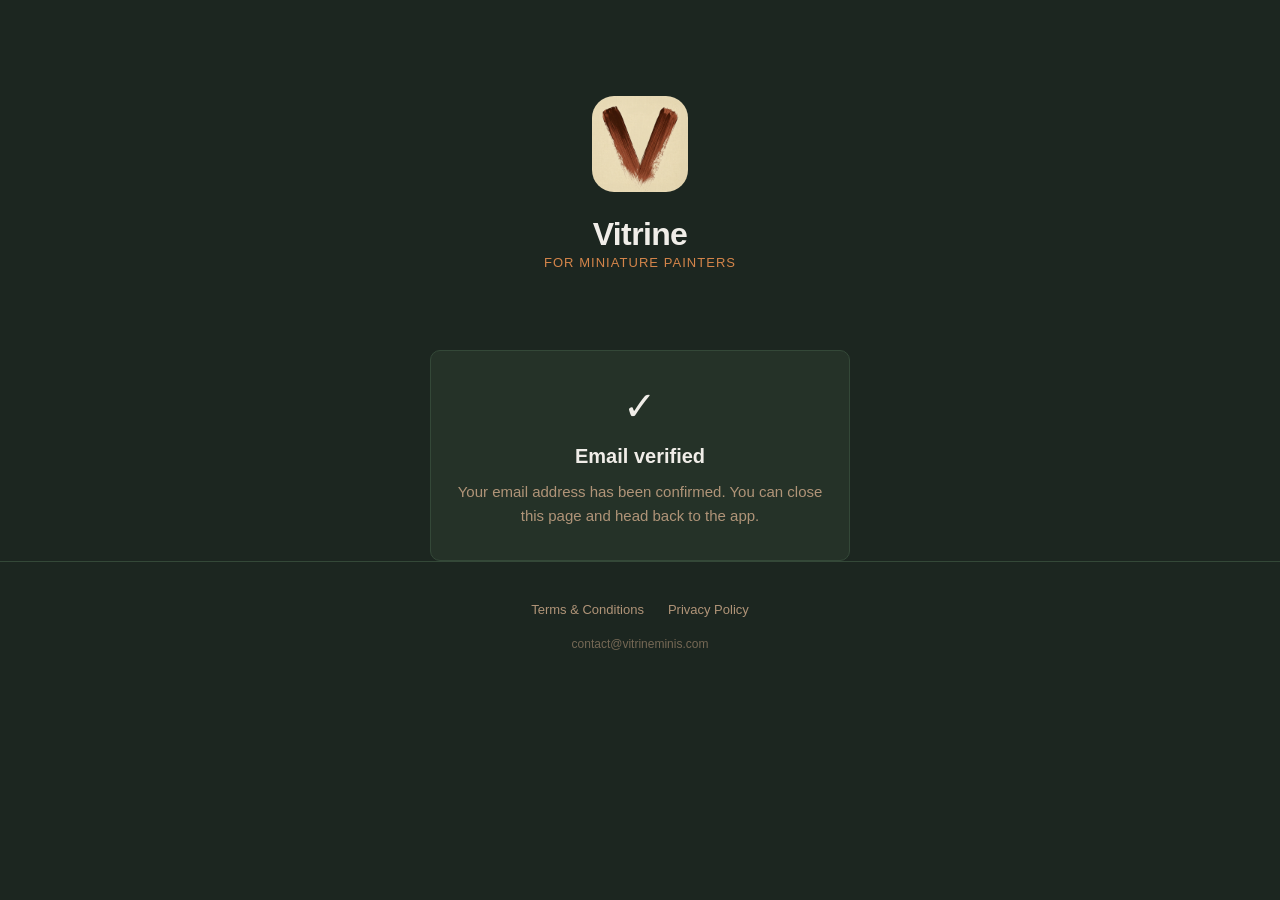
<file: verified/index.html>
<!DOCTYPE html>
<html lang="en">
<head>
  <meta charset="UTF-8">
  <meta name="viewport" content="width=device-width, initial-scale=1.0">
  <title>Email Verified — Vitrine</title>
  <meta name="robots" content="noindex">
  <link rel="stylesheet" href="../style.css">
  <link rel="icon" type="image/png" href="../favicon.png">
  <style>
    .verified-card {
      background: var(--color-surface);
      border: 1px solid var(--color-border);
      border-radius: var(--radius);
      padding: 2rem 1.5rem;
      text-align: center;
    }

    .verified-icon {
      font-size: 2.5rem;
      margin-bottom: 1rem;
    }

    .verified-card h2 {
      font-size: 1.25rem;
      font-weight: 700;
      margin-bottom: 0.75rem;
    }

    .verified-card p {
      color: var(--color-text-muted);
      line-height: 1.6;
      font-size: 0.9375rem;
    }
  </style>
</head>
<body>
  <main>
    <div class="container">
      <header class="hero">
        <img src="../icon.png" alt="Vitrine app icon" class="app-icon" width="96" height="96">
        <h1>Vitrine</h1>
        <p class="tagline">For miniature painters</p>
      </header>

      <div class="verified-card">
        <div class="verified-icon">✓</div>
        <h2>Email verified</h2>
        <p>Your email address has been confirmed. You can close this page and head back to the app.</p>
      </div>
    </div>
  </main>

  <footer class="site-footer">
    <div class="container">
      <div class="footer-links">
        <a href="/terms/">Terms & Conditions</a>
        <a href="/privacy/">Privacy Policy</a>
      </div>
      <p class="footer-contact"><a href="mailto:contact@vitrineminis.com">contact@vitrineminis.com</a></p>
    </div>
  </footer>
</body>
</html>
</file>
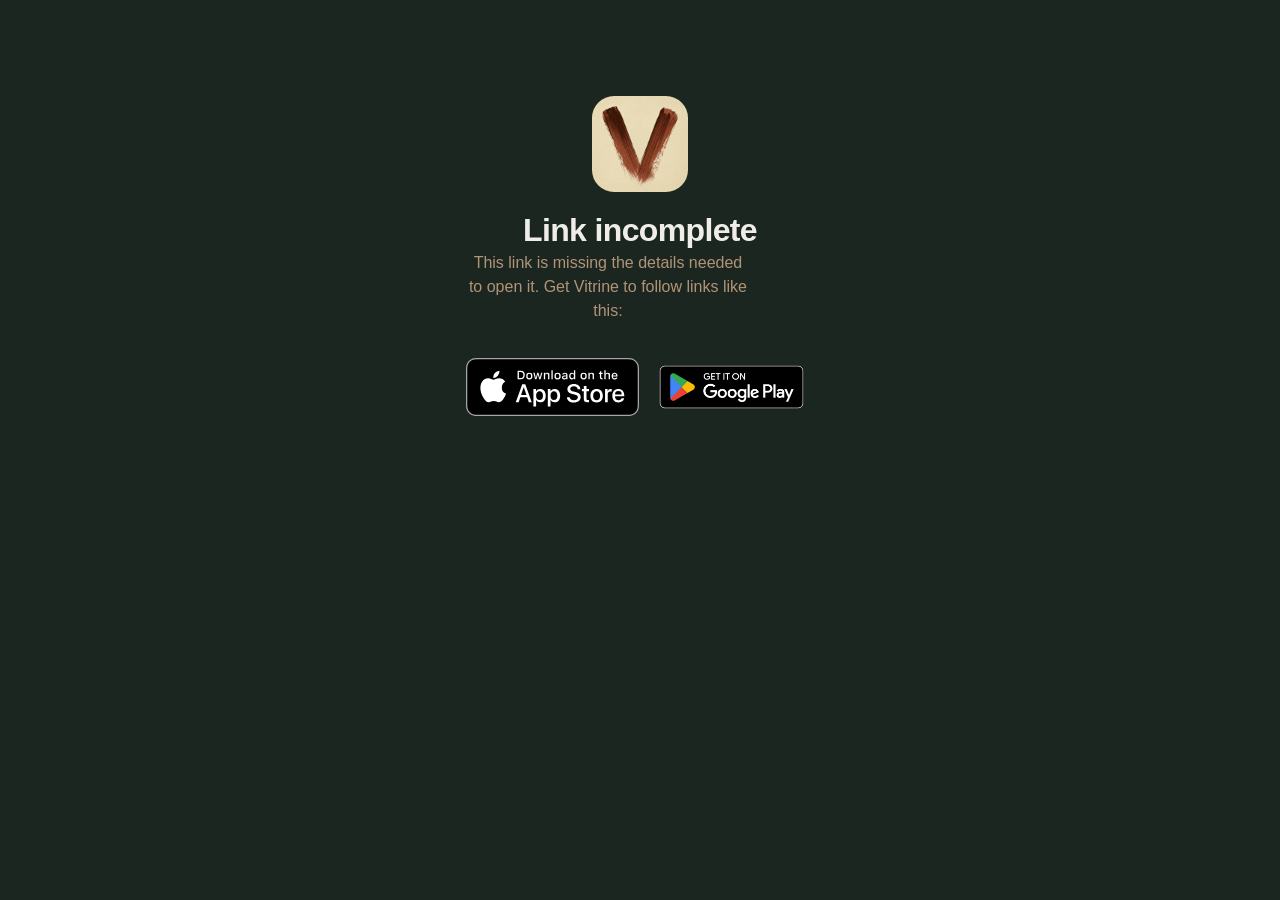
<file: open/collection/index.html>
<!DOCTYPE html>
<html lang="en">
<head>
  <meta charset="UTF-8">
  <meta name="viewport" content="width=device-width, initial-scale=1.0">
  <title>Opening Vitrine…</title>
  <meta name="robots" content="noindex">
  <link rel="stylesheet" href="../../style.css">
  <link rel="icon" type="image/png" href="../../favicon.png">
</head>
<body>
  <main>
    <section class="hero">
      <div class="container">
        <img src="../../icon.png" alt="Vitrine app icon" class="app-icon" width="96" height="96">
        <h1 id="open-title">Opening Vitrine…</h1>
        <p class="tagline" id="open-message">Taking you to the collection.</p>

        <p class="field-hint hidden" id="open-manual">
          Nothing happened? <a id="open-manual-link" href="#">Continue in the web app.</a>
        </p>

        <div class="hidden" id="open-missing">
          <p class="subtitle">This link is missing the details needed to open it. Get Vitrine to follow links like this:</p>
          <div class="app-stores">
            <a href="https://apps.apple.com/app/id6761633925" class="store-badge" target="_blank" rel="noopener" aria-label="Download Vitrine on the App Store">
              <img src="../../badge-app-store.svg" alt="Download on the App Store" width="174" height="58">
            </a>
            <a href="https://play.google.com/store/apps/details?id=com.joforsell.vitrine" class="store-badge store-badge-play" target="_blank" rel="noopener" aria-label="Get Vitrine on Google Play">
              <img src="../../badge-google-play.png" alt="Get it on Google Play" width="166" height="64">
            </a>
          </div>
        </div>
      </div>
    </section>
  </main>

  <script>
    (function () {
      var params = new URLSearchParams(window.location.search);
      var handle = params.get("handle");
      var id = params.get("id");
      if (!handle || !id) {
        document.getElementById("open-title").textContent = "Link incomplete";
        document.getElementById("open-message").classList.add("hidden");
        document.getElementById("open-missing").classList.remove("hidden");
        return;
      }
      var target = "https://app.vitrineminis.com/u/" + encodeURIComponent(handle) + "/collection/" + encodeURIComponent(id);
      var manualLink = document.getElementById("open-manual-link");
      manualLink.href = target;
      document.getElementById("open-manual").classList.remove("hidden");
      window.location.replace(target);
    })();
  </script>
</body>
</html>
</file>
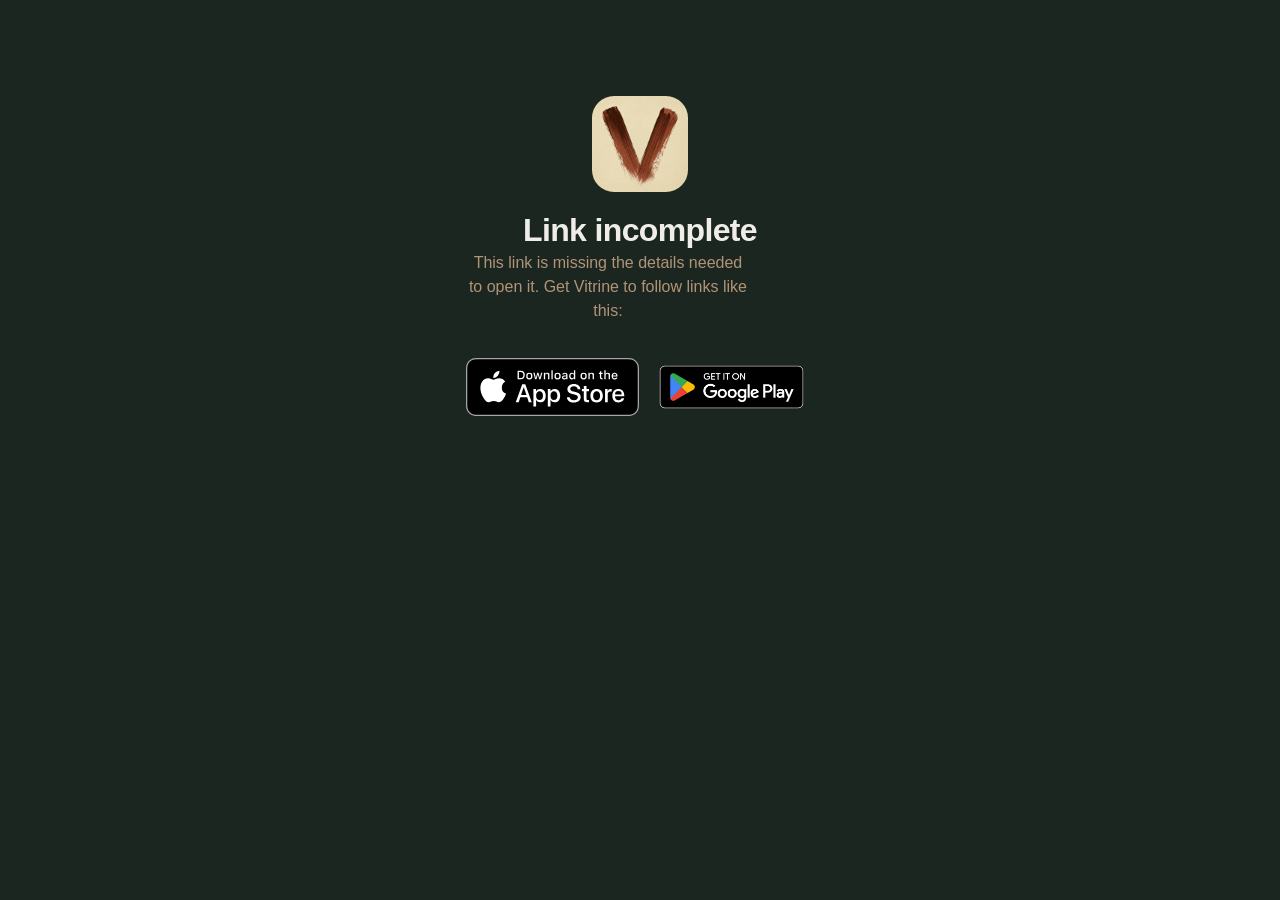
<file: open/miniature/index.html>
<!DOCTYPE html>
<html lang="en">
<head>
  <meta charset="UTF-8">
  <meta name="viewport" content="width=device-width, initial-scale=1.0">
  <title>Opening Vitrine…</title>
  <meta name="robots" content="noindex">
  <link rel="stylesheet" href="../../style.css">
  <link rel="icon" type="image/png" href="../../favicon.png">
</head>
<body>
  <main>
    <section class="hero">
      <div class="container">
        <img src="../../icon.png" alt="Vitrine app icon" class="app-icon" width="96" height="96">
        <h1 id="open-title">Opening Vitrine…</h1>
        <p class="tagline" id="open-message">Taking you to the miniature.</p>

        <p class="field-hint hidden" id="open-manual">
          Nothing happened? <a id="open-manual-link" href="#">Continue in the web app.</a>
        </p>

        <div class="hidden" id="open-missing">
          <p class="subtitle">This link is missing the details needed to open it. Get Vitrine to follow links like this:</p>
          <div class="app-stores">
            <a href="https://apps.apple.com/app/id6761633925" class="store-badge" target="_blank" rel="noopener" aria-label="Download Vitrine on the App Store">
              <img src="../../badge-app-store.svg" alt="Download on the App Store" width="174" height="58">
            </a>
            <a href="https://play.google.com/store/apps/details?id=com.joforsell.vitrine" class="store-badge store-badge-play" target="_blank" rel="noopener" aria-label="Get Vitrine on Google Play">
              <img src="../../badge-google-play.png" alt="Get it on Google Play" width="166" height="64">
            </a>
          </div>
        </div>
      </div>
    </section>
  </main>

  <script>
    (function () {
      var params = new URLSearchParams(window.location.search);
      var handle = params.get("handle");
      var id = params.get("id");
      if (!handle || !id) {
        document.getElementById("open-title").textContent = "Link incomplete";
        document.getElementById("open-message").classList.add("hidden");
        document.getElementById("open-missing").classList.remove("hidden");
        return;
      }
      var target = "https://app.vitrineminis.com/u/" + encodeURIComponent(handle) + "/miniature/" + encodeURIComponent(id);
      var manualLink = document.getElementById("open-manual-link");
      manualLink.href = target;
      document.getElementById("open-manual").classList.remove("hidden");
      window.location.replace(target);
    })();
  </script>
</body>
</html>
</file>
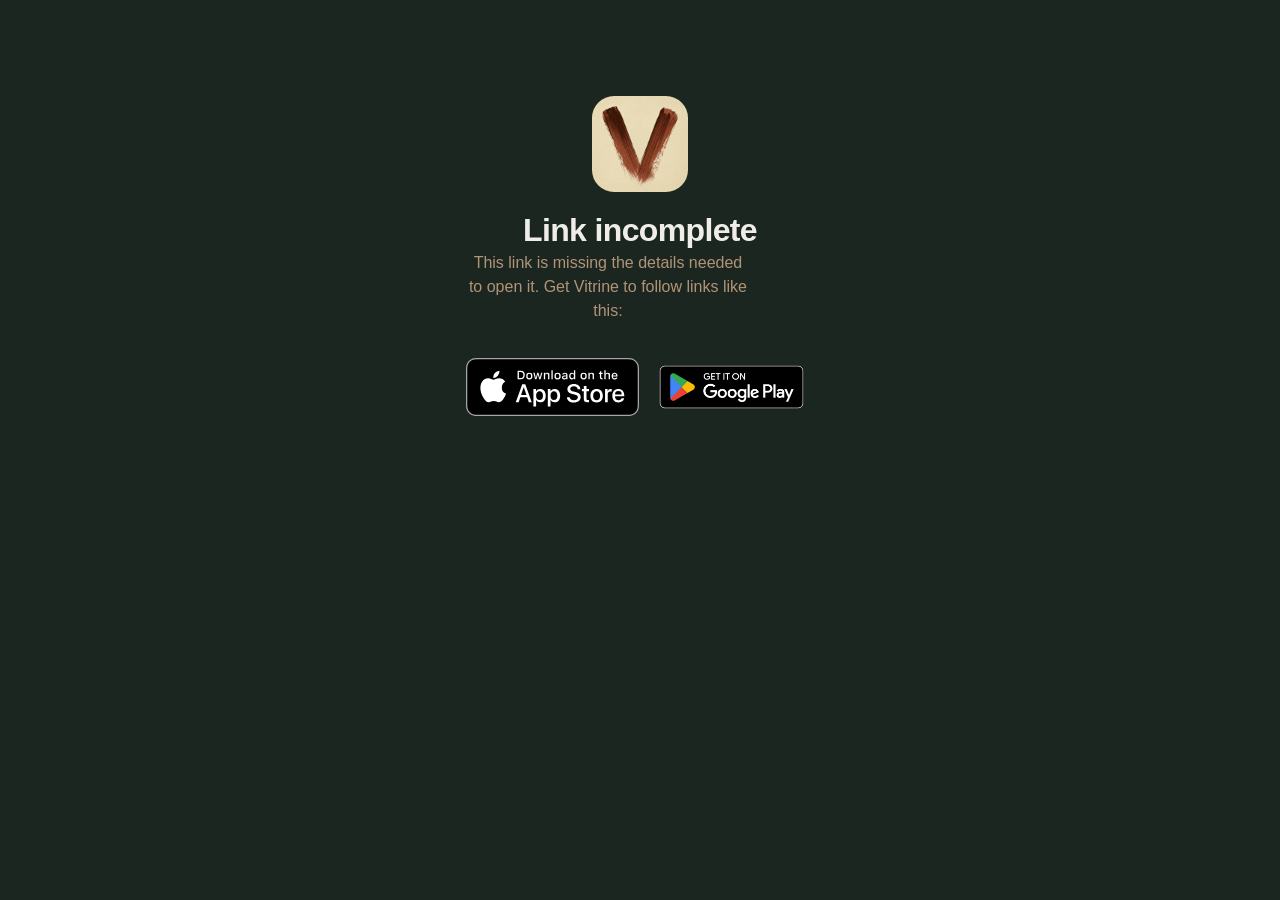
<file: open/recipe/index.html>
<!DOCTYPE html>
<html lang="en">
<head>
  <meta charset="UTF-8">
  <meta name="viewport" content="width=device-width, initial-scale=1.0">
  <title>Opening Vitrine…</title>
  <meta name="robots" content="noindex">
  <link rel="stylesheet" href="../../style.css">
  <link rel="icon" type="image/png" href="../../favicon.png">
</head>
<body>
  <main>
    <section class="hero">
      <div class="container">
        <img src="../../icon.png" alt="Vitrine app icon" class="app-icon" width="96" height="96">
        <h1 id="open-title">Opening Vitrine…</h1>
        <p class="tagline" id="open-message">Taking you to the recipe.</p>

        <p class="field-hint hidden" id="open-manual">
          Nothing happened? <a id="open-manual-link" href="#">Continue in the web app.</a>
        </p>

        <div class="hidden" id="open-missing">
          <p class="subtitle">This link is missing the details needed to open it. Get Vitrine to follow links like this:</p>
          <div class="app-stores">
            <a href="https://apps.apple.com/app/id6761633925" class="store-badge" target="_blank" rel="noopener" aria-label="Download Vitrine on the App Store">
              <img src="../../badge-app-store.svg" alt="Download on the App Store" width="174" height="58">
            </a>
            <a href="https://play.google.com/store/apps/details?id=com.joforsell.vitrine" class="store-badge store-badge-play" target="_blank" rel="noopener" aria-label="Get Vitrine on Google Play">
              <img src="../../badge-google-play.png" alt="Get it on Google Play" width="166" height="64">
            </a>
          </div>
        </div>
      </div>
    </section>
  </main>

  <script>
    (function () {
      var params = new URLSearchParams(window.location.search);
      var id = params.get("id");
      if (!id) {
        document.getElementById("open-title").textContent = "Link incomplete";
        document.getElementById("open-message").classList.add("hidden");
        document.getElementById("open-missing").classList.remove("hidden");
        return;
      }
      var target = "https://app.vitrineminis.com/recipe/" + encodeURIComponent(id);
      var manualLink = document.getElementById("open-manual-link");
      manualLink.href = target;
      document.getElementById("open-manual").classList.remove("hidden");
      window.location.replace(target);
    })();
  </script>
</body>
</html>
</file>
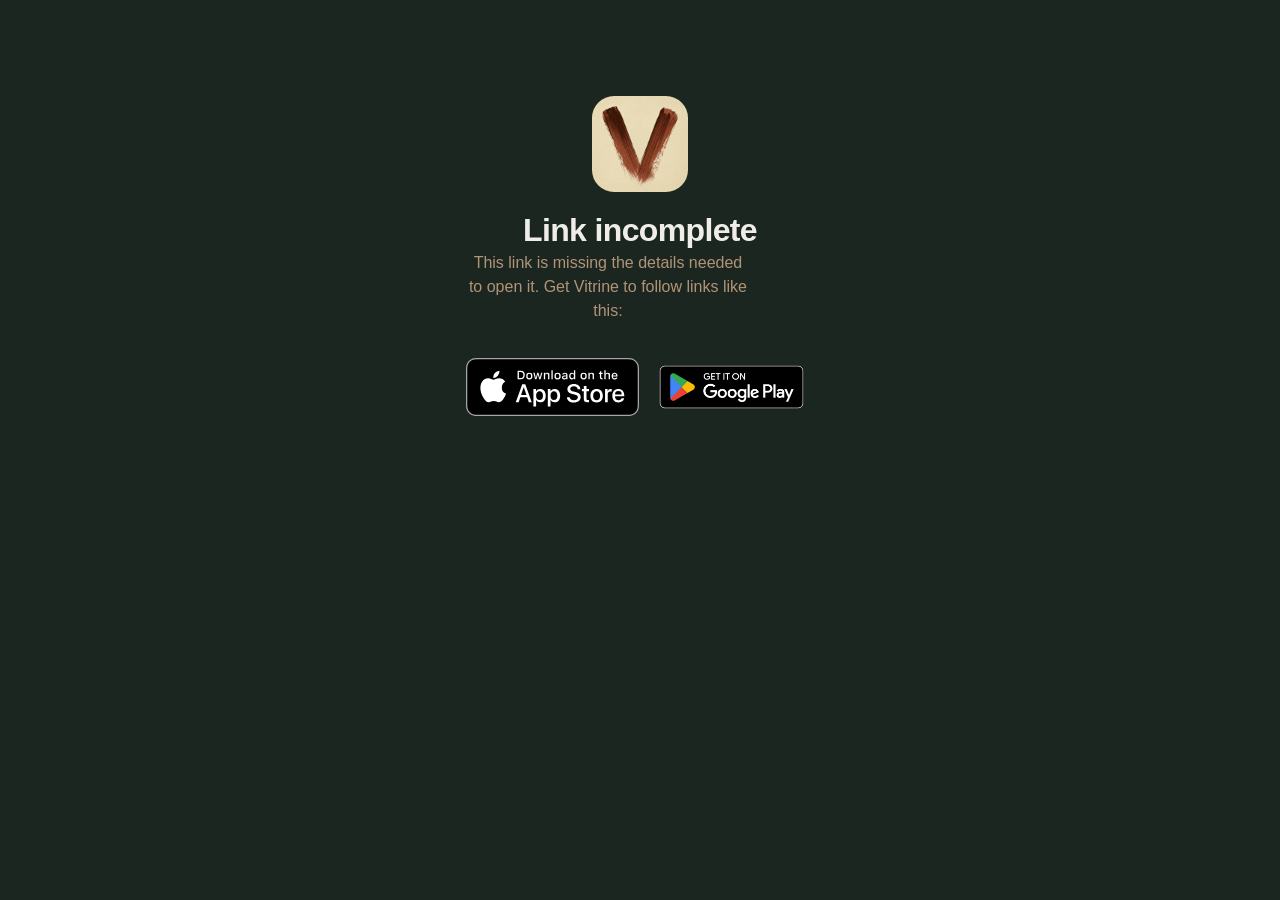
<file: open/showroom/index.html>
<!DOCTYPE html>
<html lang="en">
<head>
  <meta charset="UTF-8">
  <meta name="viewport" content="width=device-width, initial-scale=1.0">
  <title>Opening Vitrine…</title>
  <meta name="robots" content="noindex">
  <link rel="stylesheet" href="../../style.css">
  <link rel="icon" type="image/png" href="../../favicon.png">
</head>
<body>
  <main>
    <section class="hero">
      <div class="container">
        <img src="../../icon.png" alt="Vitrine app icon" class="app-icon" width="96" height="96">
        <h1 id="open-title">Opening Vitrine…</h1>
        <p class="tagline" id="open-message">Taking you to the showroom.</p>

        <p class="field-hint hidden" id="open-manual">
          Nothing happened? <a id="open-manual-link" href="#">Continue in the web app.</a>
        </p>

        <div class="hidden" id="open-missing">
          <p class="subtitle">This link is missing the details needed to open it. Get Vitrine to follow links like this:</p>
          <div class="app-stores">
            <a href="https://apps.apple.com/app/id6761633925" class="store-badge" target="_blank" rel="noopener" aria-label="Download Vitrine on the App Store">
              <img src="../../badge-app-store.svg" alt="Download on the App Store" width="174" height="58">
            </a>
            <a href="https://play.google.com/store/apps/details?id=com.joforsell.vitrine" class="store-badge store-badge-play" target="_blank" rel="noopener" aria-label="Get Vitrine on Google Play">
              <img src="../../badge-google-play.png" alt="Get it on Google Play" width="166" height="64">
            </a>
          </div>
        </div>
      </div>
    </section>
  </main>

  <script>
    (function () {
      var params = new URLSearchParams(window.location.search);
      var handle = params.get("handle");
      if (!handle) {
        document.getElementById("open-title").textContent = "Link incomplete";
        document.getElementById("open-message").classList.add("hidden");
        document.getElementById("open-missing").classList.remove("hidden");
        return;
      }
      var target = "https://app.vitrineminis.com/u/" + encodeURIComponent(handle);
      var manualLink = document.getElementById("open-manual-link");
      manualLink.href = target;
      document.getElementById("open-manual").classList.remove("hidden");
      window.location.replace(target);
    })();
  </script>
</body>
</html>
</file>
<file: style.css>
*,
*::before,
*::after {
  box-sizing: border-box;
  margin: 0;
  padding: 0;
}

:root {
  --color-bg: #1C2620;
  --color-surface: #253228;
  --color-border: #344838;
  --color-border-emphasis: #C46B3A;
  --color-text: #F0EDE8;
  --color-text-muted: #B09478;
  --color-accent: #D4854A;
  --color-accent-hover: #C46B3A;
  --color-accent-muted: #3A2318;
  --radius: 10px;
}

html {
  scroll-behavior: smooth;
}

body {
  font-family: -apple-system, BlinkMacSystemFont, "Segoe UI", Roboto, Helvetica, Arial, sans-serif;
  background: var(--color-bg);
  color: var(--color-text);
}

main {
  display: block;
  width: 100%;
}

.container {
  max-width: 420px;
  margin: 0 auto;
}

.container-wide {
  max-width: 640px;
  margin: 0 auto;
}

/* ------- Hero ------- */
.hero {
  padding: 4rem 1.5rem 3rem;
  text-align: center;
}

.hero .container {
  display: flex;
  flex-direction: column;
  align-items: center;
}

.app-icon {
  border-radius: 22px;
  margin-bottom: 1.25rem;
}

h1 {
  font-size: 2rem;
  font-weight: 700;
  letter-spacing: -0.02em;
  margin-bottom: 0.125rem;
}

.tagline {
  font-size: 0.8125rem;
  font-weight: 500;
  text-transform: uppercase;
  letter-spacing: 0.08em;
  color: var(--color-accent);
  margin-bottom: 1rem;
}

.subtitle {
  color: var(--color-text-muted);
  line-height: 1.5;
  max-width: 32ch;
}

/* ------- App store badge row (hero + /open/ fallback) ------- */
.app-stores {
  margin-top: 2rem;
  display: flex;
  flex-direction: row;
  flex-wrap: wrap;
  justify-content: center;
  align-items: center;
  gap: 0.625rem;
}

.store-badge {
  display: inline-block;
  line-height: 0;
  transition: transform 0.15s, opacity 0.15s;
}

.store-badge:hover,
.store-badge:focus-visible {
  transform: translateY(-1px);
  opacity: 0.92;
  outline: none;
}

.store-badge img {
  display: block;
  height: 58px;
  width: auto;
}

/* Google Play badge has more internal padding than Apple's, so it
   needs a touch more height to feel like the same size visually. */
.store-badge-play img {
  height: 64px;
}

/* ------- Hero secondary CTA (link to live community feed) ------- */
.hero-secondary-cta {
  display: block;
  width: 100%;
  text-align: center;
  padding: 0.875rem 1.25rem;
  margin-top: 0.75rem;
  background: transparent;
  border: 1px solid var(--color-border);
  border-radius: var(--radius);
  color: var(--color-text);
  font-size: 0.9375rem;
  font-weight: 500;
  text-decoration: none;
  transition: border-color 0.15s, background 0.15s;
}

.hero-secondary-cta:hover,
.hero-secondary-cta:focus-visible {
  border-color: var(--color-accent);
  background: var(--color-surface);
  outline: none;
}

.hero-secondary-cta .arrow {
  color: var(--color-accent);
  margin-left: 0.375rem;
  display: inline-block;
  transition: transform 0.15s;
}

.hero-secondary-cta:hover .arrow {
  transform: translateX(3px);
}

/* ------- Section scaffold ------- */
.section {
  padding: 4.5rem 1.5rem;
  border-top: 1px solid var(--color-border);
}

.section-eyebrow {
  font-size: 0.6875rem;
  font-weight: 700;
  text-transform: uppercase;
  letter-spacing: 0.12em;
  color: var(--color-accent);
  margin-bottom: 0.75rem;
}

.section-title {
  font-size: 1.75rem;
  font-weight: 700;
  letter-spacing: -0.02em;
  line-height: 1.2;
  margin-bottom: 1rem;
}

.section-lede {
  color: var(--color-text-muted);
  font-size: 1rem;
  line-height: 1.6;
  margin-bottom: 3rem;
}

/* ------- Live usage stats (under hero) ------- */
.section-stats {
  padding: 3rem 1.5rem;
}

.section-stats .section-eyebrow {
  text-align: center;
  margin-bottom: 1.75rem;
}

.stats-grid {
  list-style: none;
  padding: 0;
  margin: 0;
  display: grid;
  grid-template-columns: 1fr;
  gap: 1.75rem;
}

@media (min-width: 720px) {
  .stats-grid {
    grid-template-columns: repeat(3, 1fr);
    gap: 1.25rem;
  }
}

.stat {
  display: flex;
  flex-direction: column;
  align-items: center;
  text-align: center;
  gap: 0.375rem;
}

.stat-number {
  font-size: 2.25rem;
  font-weight: 700;
  letter-spacing: -0.02em;
  color: var(--color-accent);
  font-variant-numeric: tabular-nums;
}

.stat-label {
  font-size: 0.875rem;
  color: var(--color-text-muted);
  line-height: 1.45;
  max-width: 22ch;
}

/* ------- Feature blocks (Library, Discover) ------- */
.feature-block {
  margin-bottom: 3rem;
}

.feature-block:last-child {
  margin-bottom: 0;
}

.feature-block h3 {
  font-size: 1.25rem;
  font-weight: 700;
  color: var(--color-text);
  margin-bottom: 0.75rem;
}

.feature-block > p {
  color: var(--color-text-muted);
  line-height: 1.6;
  font-size: 0.9375rem;
  margin-bottom: 1rem;
}

.feature-list {
  list-style: none;
  padding: 0;
  display: flex;
  flex-direction: column;
  gap: 0.625rem;
}

.feature-list li {
  position: relative;
  padding-left: 1.25rem;
  color: var(--color-text-muted);
  line-height: 1.55;
  font-size: 0.9375rem;
}

.feature-list li::before {
  content: "";
  position: absolute;
  left: 0;
  top: 0.55em;
  width: 6px;
  height: 6px;
  border-radius: 50%;
  background: var(--color-accent);
}

.feature-list li strong {
  color: var(--color-text);
  font-weight: 600;
}

/* ------- Feature screens (phone screenshots inside each feature block) ------- */
.feature-screens {
  display: flex;
  flex-wrap: wrap;
  justify-content: center;
  align-items: flex-start;
  gap: 1.25rem 0.75rem;
  margin: 1.5rem 0 2rem;
}

.feature-screens figure {
  margin: 0;
  display: flex;
  flex-direction: column;
  align-items: center;
  min-width: 210px;
  height: 460px;
}

.feature-screens img {
  display: block;
  height: 380px;
  width: auto;
}

.feature-screens figcaption {
  align-self: stretch;
  margin-top: 0.75rem;
  font-size: 0.8125rem;
  line-height: 1.4;
  color: var(--color-text-muted);
  text-align: center;
  transform: translateX(calc(var(--phone-x, 50%) - 50%));
}

@media (max-width: 520px) {
  .feature-screens {
    flex-direction: column;
    align-items: center;
    justify-content: flex-start;
  }
  .feature-screens figure {
    min-width: 0;
    height: 380px;
  }
  .feature-screens img {
    height: 300px;
  }
}

/* ------- Subpage helpers ------- */
.subpage-hero {
  padding: 3.5rem 1.5rem 2rem;
  text-align: left;
}

.subpage-hero .container {
  max-width: 560px;
  display: block;
}

.subpage-hero h1 {
  text-align: left;
  margin-bottom: 1rem;
}

.subpage-hero .subtitle {
  text-align: left;
  max-width: none;
  color: var(--color-text-muted);
  font-size: 1rem;
  line-height: 1.65;
}

.subpage-section {
  padding-top: 2rem;
}

.subpage-section .container {
  max-width: 560px;
}

.subpage-breadcrumb {
  font-size: 0.75rem;
  letter-spacing: 0.08em;
  text-transform: uppercase;
  color: var(--color-text-muted);
  margin-bottom: 1.5rem;
}

.subpage-breadcrumb a {
  color: inherit;
  text-decoration: none;
  transition: color 0.15s;
}

.subpage-breadcrumb a:hover {
  color: var(--color-accent);
}

/* Stacked form layout (used on /reset-password/) */
.reservation-form {
  display: flex;
  flex-direction: column;
  gap: 1.25rem;
}

textarea {
  width: 100%;
  background: var(--color-surface);
  border: 1px solid var(--color-border);
  border-radius: var(--radius);
  padding: 0.75rem 1rem;
  color: var(--color-text);
  font-size: 1rem;
  font-family: inherit;
  resize: vertical;
  min-height: 5rem;
  line-height: 1.5;
  outline: none;
  transition: border-color 0.15s;
}

textarea:focus {
  border-color: var(--color-accent);
}

textarea::placeholder {
  color: var(--color-text-muted);
}

/* ------- Testimonials ------- */
.testimonial-grid {
  display: grid;
  grid-template-columns: 1fr;
  gap: 2.5rem;
}

@media (min-width: 720px) {
  .testimonial-grid {
    grid-template-columns: 1fr 1fr;
    gap: 2rem 2.5rem;
  }

  .testimonial-grid > .testimonial:last-child:nth-child(odd) {
    grid-column: 1 / -1;
    max-width: 480px;
    margin-left: auto;
    margin-right: auto;
  }
}

.testimonial {
  margin: 0;
  display: flex;
  flex-direction: column;
}

.testimonial p {
  font-size: 1rem;
  line-height: 1.6;
  color: var(--color-text);
  margin: 0 0 1rem;
  font-style: italic;
}

.testimonial p:last-of-type {
  margin-bottom: 1.25rem;
}

.testimonial-attribution {
  margin-top: auto;
  font-size: 0.8125rem;
  font-weight: 600;
  letter-spacing: 0.06em;
  color: var(--color-text-muted);
  text-transform: uppercase;
}

/* ------- Pricing ------- */
.pricing-grid {
  display: grid;
  grid-template-columns: 1fr;
  gap: 1.25rem;
}

@media (min-width: 600px) {
  .pricing-grid {
    grid-template-columns: 1fr 1fr;
    gap: 1rem;
  }
}

.pricing-card {
  background: var(--color-surface);
  border: 1px solid var(--color-border);
  border-radius: var(--radius);
  padding: 1.75rem 1.5rem;
  position: relative;
}

.pricing-card-pro {
  border-color: var(--color-border-emphasis);
}

.pricing-card h3 {
  font-size: 1.125rem;
  color: var(--color-text);
  margin-bottom: 0.25rem;
}

.pricing-price {
  font-size: 1.75rem;
  font-weight: 700;
  letter-spacing: -0.02em;
  margin-bottom: 1.25rem;
}

.pricing-price span {
  font-size: 0.9375rem;
  font-weight: 400;
  color: var(--color-text-muted);
}

.pricing-tiers {
  list-style: none;
  padding: 0;
  display: flex;
  flex-direction: column;
  gap: 0.625rem;
  margin-bottom: 1rem;
}

.pricing-tiers li {
  display: flex;
  align-items: baseline;
  gap: 0.5rem;
  flex-wrap: wrap;
}

.tier-price {
  font-size: 1.25rem;
  font-weight: 700;
  letter-spacing: -0.02em;
  color: var(--color-text);
}

.tier-period {
  font-size: 0.875rem;
  color: var(--color-text-muted);
}

.tier-tag {
  font-size: 0.6875rem;
  font-weight: 700;
  letter-spacing: 0.06em;
  text-transform: uppercase;
  color: var(--color-accent);
  background: var(--color-accent-muted);
  padding: 0.125rem 0.5rem;
  border-radius: 4px;
  margin-left: auto;
}

.pricing-card ul {
  list-style: none;
  padding: 0;
  display: flex;
  flex-direction: column;
  gap: 0.5rem;
}

.pricing-card ul:not(.pricing-tiers) li {
  position: relative;
  padding-left: 1.125rem;
  color: var(--color-text-muted);
  font-size: 0.875rem;
  line-height: 1.5;
}

.pricing-card ul:not(.pricing-tiers) li::before {
  content: "✓";
  position: absolute;
  left: 0;
  color: var(--color-accent);
  font-weight: 700;
}

/* ------- Form ------- */
form {
  display: flex;
  flex-direction: column;
  gap: 1.25rem;
}

label {
  font-size: 0.875rem;
  font-weight: 500;
  color: var(--color-text-muted);
}

input[type="email"],
input[type="text"],
input[type="password"] {
  width: 100%;
  padding: 0.75rem 1rem;
  background: var(--color-surface);
  border: 1px solid var(--color-border);
  border-radius: var(--radius);
  color: var(--color-text);
  font-size: 1rem;
  outline: none;
  transition: border-color 0.15s;
}

input[type="email"]:focus,
input[type="text"]:focus,
input[type="password"]:focus {
  border-color: var(--color-accent);
}

input[type="email"]::placeholder,
input[type="text"]::placeholder,
input[type="password"]::placeholder {
  color: var(--color-text-muted);
}

fieldset {
  border: none;
}

legend {
  font-size: 0.875rem;
  font-weight: 500;
  color: var(--color-text-muted);
  margin-bottom: 0.5rem;
}

button[type="submit"] {
  padding: 0.75rem;
  background: var(--color-accent);
  color: var(--color-bg);
  border: none;
  border-radius: var(--radius);
  font-size: 1rem;
  font-weight: 600;
  cursor: pointer;
  transition: background 0.15s;
  margin-top: 0.5rem;
}

button[type="submit"]:hover {
  background: var(--color-accent-hover);
}

.success {
  text-align: center;
  color: var(--color-accent);
  margin-top: 1.5rem;
  font-weight: 500;
}

.form-error {
  margin: 0;
  text-align: center;
  font-size: 0.9375rem;
  font-weight: 500;
  color: #D86B5A;
}

.field-hint {
  font-size: 0.8125rem;
  color: var(--color-text-muted);
  margin-top: 0.5rem;
  line-height: 1.5;
}

.hidden {
  display: none;
}

/* ------- Footer ------- */
.site-footer {
  padding: 2.5rem 1.5rem 3rem;
  text-align: center;
  border-top: 1px solid var(--color-border);
}

.site-footer .container {
  display: flex;
  flex-direction: column;
  align-items: center;
  gap: 1.25rem;
  max-width: 420px;
}

.site-footer .footer-links {
  display: flex;
  gap: 1.5rem;
}

.site-footer a {
  color: var(--color-text-muted);
  font-size: 0.8125rem;
  text-decoration: none;
  transition: color 0.15s;
}

.site-footer a:hover {
  color: var(--color-accent);
}

.site-footer .footer-contact {
  font-size: 0.75rem;
  color: var(--color-text-muted);
  opacity: 0.6;
}

.site-footer .footer-contact a {
  font-size: 0.75rem;
}

/* ------- Larger screens: a touch more breathing room ------- */
@media (min-width: 720px) {
  .hero {
    padding: 6rem 1.5rem 4rem;
  }

  .section {
    padding: 5.5rem 1.5rem;
  }

  .section-title {
    font-size: 2rem;
  }
}
</file>
<file: press/press.css>
/* Press kit — additions on top of ../style.css */

.press-hero {
  padding: 3.5rem 1.5rem 3rem;
}

.press-breadcrumb {
  font-size: 0.75rem;
  letter-spacing: 0.08em;
  text-transform: uppercase;
  color: var(--color-text-muted);
  margin-bottom: 1.5rem;
}

.press-breadcrumb a {
  color: inherit;
  text-decoration: none;
  transition: color 0.15s;
}

.press-breadcrumb a:hover {
  color: var(--color-accent);
}

.press-download-cta {
  display: inline-flex;
  align-items: center;
  gap: 0.5rem;
  margin-top: 2rem;
  padding: 0.875rem 1.5rem;
  background: var(--color-accent);
  color: var(--color-bg);
  border: none;
  border-radius: var(--radius);
  font-size: 1rem;
  font-weight: 600;
  text-decoration: none;
  transition: background 0.15s;
}

.press-download-cta:hover,
.press-download-cta:focus-visible {
  background: var(--color-accent-hover);
  outline: none;
}

.press-download-cta .arrow {
  transition: transform 0.15s;
}

.press-download-cta:hover .arrow {
  transform: translateY(2px);
}

.press-download-meta {
  margin-top: 0.75rem;
  font-size: 0.8125rem;
  color: var(--color-text-muted);
}

.press-section {
  padding-top: 3rem;
  padding-bottom: 3rem;
}

.press-section-title {
  font-size: 1.5rem;
  font-weight: 700;
  letter-spacing: -0.02em;
  margin-bottom: 1.5rem;
}

.press-subtitle {
  font-size: 1rem;
  font-weight: 600;
  color: var(--color-accent);
  margin-top: 2.5rem;
  margin-bottom: 1rem;
}

.press-body {
  color: var(--color-text);
  line-height: 1.65;
  margin-bottom: 1rem;
  font-size: 0.9375rem;
}

.press-body:last-child {
  margin-bottom: 0;
}

.press-body-muted {
  color: var(--color-text-muted);
  font-size: 0.875rem;
}

/* Quick facts */
.press-facts {
  display: grid;
  grid-template-columns: 1fr;
  gap: 0.75rem;
  margin: 0;
}

@media (min-width: 560px) {
  .press-facts {
    grid-template-columns: 180px 1fr;
    gap: 0.5rem 1.5rem;
  }

  .press-facts > div {
    display: contents;
  }
}

.press-facts > div {
  padding-bottom: 0.625rem;
  border-bottom: 1px solid var(--color-border);
}

.press-facts dt {
  font-size: 0.8125rem;
  font-weight: 600;
  text-transform: uppercase;
  letter-spacing: 0.08em;
  color: var(--color-accent);
  padding-bottom: 0.25rem;
}

.press-facts dd {
  font-size: 0.9375rem;
  color: var(--color-text);
  line-height: 1.5;
  margin: 0;
}

.press-facts dd a {
  color: var(--color-accent);
  text-decoration: none;
}

.press-facts dd a:hover {
  text-decoration: underline;
}

@media (min-width: 560px) {
  .press-facts dt {
    padding: 0.625rem 0;
    border-bottom: 1px solid var(--color-border);
  }
  .press-facts dd {
    padding: 0.625rem 0;
    border-bottom: 1px solid var(--color-border);
  }
}

/* Feature list */
.press-feature-list {
  list-style: none;
  padding: 0;
  display: flex;
  flex-direction: column;
  gap: 1rem;
}

.press-feature-list li {
  color: var(--color-text-muted);
  line-height: 1.6;
  font-size: 0.9375rem;
  padding-left: 1.25rem;
  position: relative;
}

.press-feature-list li::before {
  content: "";
  position: absolute;
  left: 0;
  top: 0.6em;
  width: 6px;
  height: 6px;
  border-radius: 50%;
  background: var(--color-accent);
}

.press-feature-list li strong {
  color: var(--color-text);
  font-weight: 600;
}

/* Asset gallery */
.press-asset-row {
  display: flex;
  flex-wrap: wrap;
  gap: 1.25rem;
  margin-top: 1rem;
}

.press-asset-row-icons {
  gap: 1.5rem;
}

.press-asset {
  display: flex;
  flex-direction: column;
  align-items: center;
  text-decoration: none;
  color: var(--color-text-muted);
  font-size: 0.8125rem;
  transition: color 0.15s;
}

.press-asset:hover {
  color: var(--color-accent);
}

.press-asset img {
  display: block;
  height: 260px;
  width: auto;
  margin-bottom: 0.5rem;
  transition: transform 0.15s;
}

.press-asset:hover img {
  transform: translateY(-2px);
}

.press-asset-row-icons .press-asset img {
  height: auto;
  width: 128px;
  border-radius: 22px;
}

/* Beta tester quotes */
.press-quote {
  border-left: 3px solid var(--color-border-emphasis);
  padding: 0.25rem 0 0.25rem 1.25rem;
  margin: 0 0 1.75rem;
}

.press-quote:last-of-type {
  margin-bottom: 0;
}

.press-quote p {
  font-size: 1rem;
  line-height: 1.6;
  color: var(--color-text);
  font-style: italic;
  margin: 0 0 0.75rem;
}

.press-quote footer {
  font-size: 0.8125rem;
  font-weight: 600;
  letter-spacing: 0.06em;
  text-transform: uppercase;
  color: var(--color-text-muted);
  font-style: normal;
  margin-top: 0.75rem;
}

/* Contact section */
.press-contact-section {
  text-align: center;
}

.press-contact-section .press-section-title {
  text-align: center;
}

.press-contact-email {
  font-size: 1.25rem;
  font-weight: 600;
  margin: 0.5rem 0 2rem;
}

.press-contact-email a {
  color: var(--color-accent);
  text-decoration: none;
}

.press-contact-email a:hover {
  text-decoration: underline;
}
</file>
